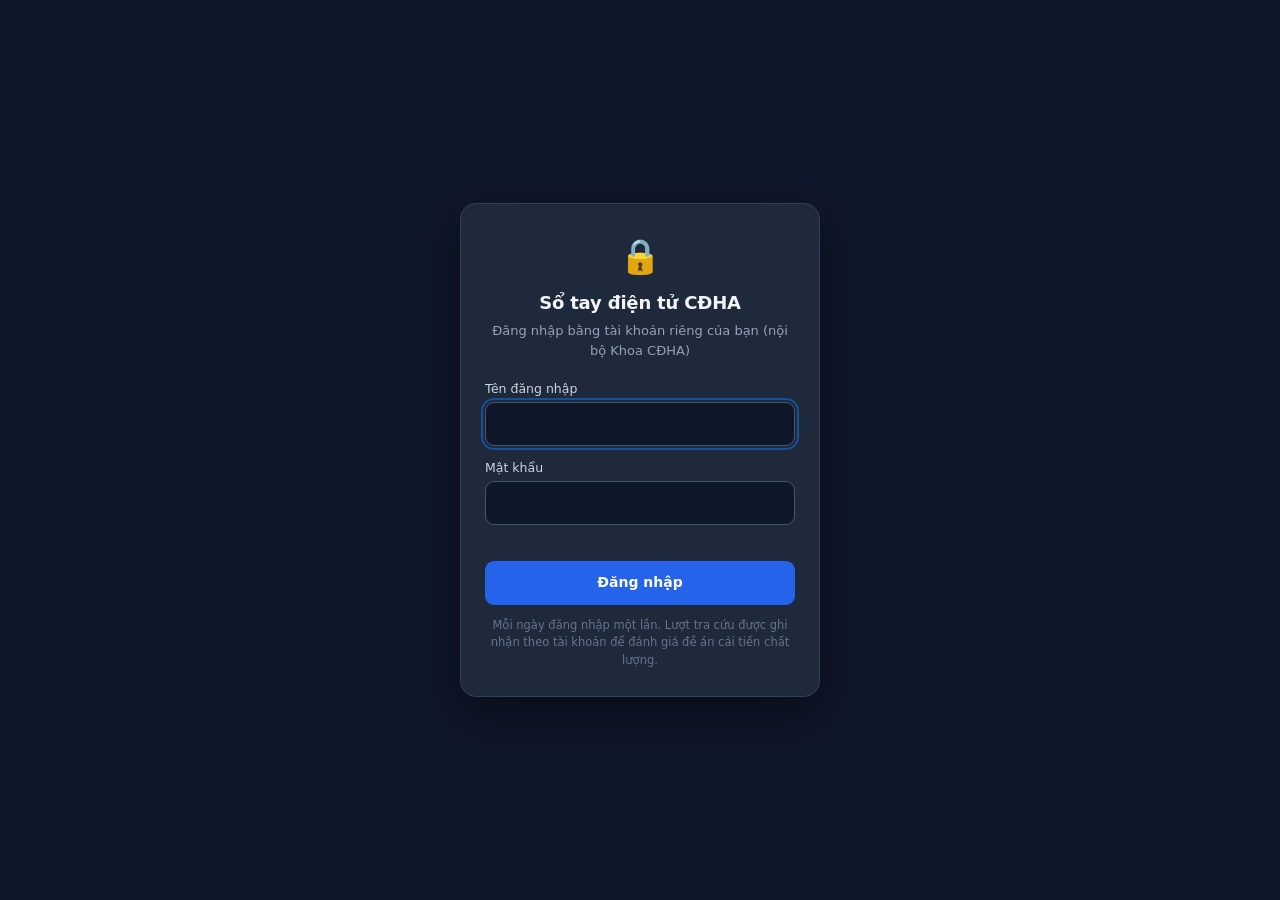
<file: index.html>
<!DOCTYPE html>
<html lang="vi">
<head>
  <meta charset="UTF-8">
  <meta name="viewport" content="width=device-width, initial-scale=1.0">
  <meta name="robots" content="noindex, nofollow">
  <script src="assets/gate.js"></script>
  <title>Sổ tay điện tử CĐHA</title>
  <meta name="description" content="Sổ tay tra cứu điện tử khoa Chẩn đoán hình ảnh – Bệnh viện Hùng Vương Gia Lai.">
  <!-- Màn hình chính mở thẳng GIAO DIỆN MỚI (app). Bản v1.0 ở trang-v1.html -->
  <meta http-equiv="refresh" content="0; url=app.html">
  <link rel="canonical" href="app.html">
  <link rel="stylesheet" href="assets/style.css?v=20261116">
  <script>location.replace("app.html");</script>
  <style>
    body{display:flex;min-height:100vh;align-items:center;justify-content:center;margin:0;
         font-family:system-ui,"Segoe UI",Arial,sans-serif;background:var(--bg,#eef2f6);color:var(--text,#1b2430)}
    .redir{text-align:center;padding:24px}
    .redir img{height:52px;margin-bottom:12px}
    .redir b{display:block;font-size:18px;color:var(--brand-ink,#15509c)}
    .redir span{display:block;color:var(--text-soft,#5b6675);font-size:14px;margin-top:4px}
    .redir a{display:inline-block;margin-top:16px;padding:11px 20px;border-radius:10px;
             background:linear-gradient(90deg,#2ba9e0,#15509c);color:#fff;text-decoration:none;font-weight:700}
  </style>
</head>
<body>
  <div class="redir">
    <img src="assets/logo-hvgl.png" alt="BV Hùng Vương Gia Lai">
    <b>Sổ tay điện tử CĐHA</b>
    <span>Đang mở giao diện chính…</span>
    <a href="app.html">Mở ngay →</a>
    <p style="margin-top:14px;font-size:12.5px"><a href="trang-v1.html" style="background:none;color:#5b6675;padding:0;font-weight:400">Dùng bản v1.0 (tìm kiếm nhanh)</a></p>
  </div>
</body>
</html>
</file>
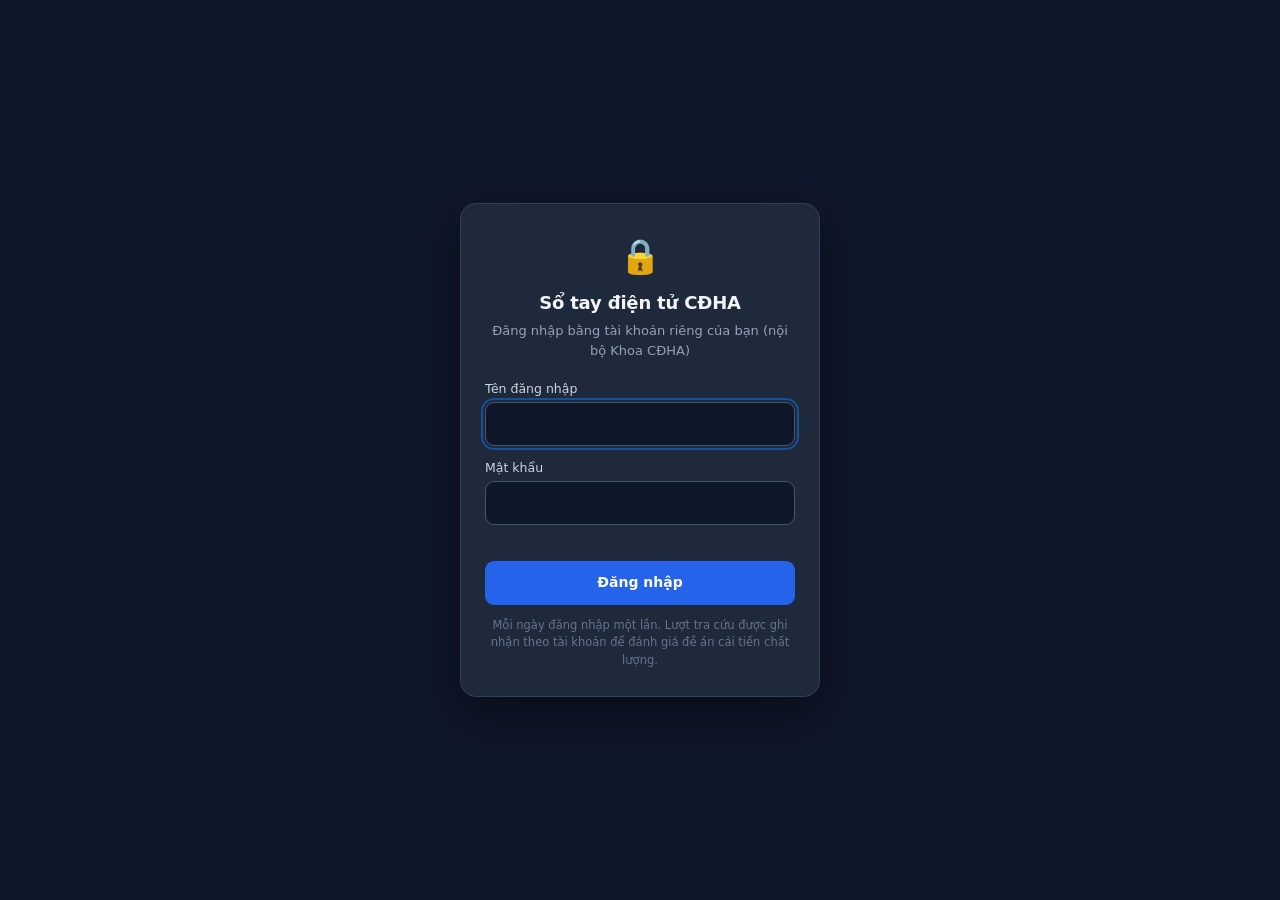
<file: app.html>
<!DOCTYPE html>
<html lang="vi">
<head>
<meta charset="UTF-8">
<meta name="viewport" content="width=device-width, initial-scale=1.0">
  <meta name="robots" content="noindex, nofollow">
<script src="assets/gate.js"></script>
<script src="assets/log.js"></script>
<title>Sổ tay điện tử CĐHA</title>
<link rel="stylesheet" href="assets/style.css?v=20261116">
<style>
  /* ===== THANH ỨNG DỤNG (dùng chung mọi màn hình) ===== */
  .appbar { position: sticky; top: 0; z-index: 30; background: var(--surface);
            border-bottom: 1px solid var(--line); }
  .appbar .inner { max-width: 1320px; margin: 0 auto; display: flex; align-items: center;
                   gap: 14px; padding: 10px 16px; flex-wrap: wrap; }
  .appbar .brand { display: flex; align-items: center; gap: 10px; }
  .appbar .brand img { height: 36px; }
  :root[data-theme="dark"] .appbar .brand img { background:#fff; padding:3px 6px; border-radius:7px; }
  .appbar .brand b { font-size: 16px; font-weight: 800; color: var(--brand-ink); letter-spacing: -.01em; }
  .navpills { display: flex; gap: 6px; flex-wrap: wrap; }
  .navpill { display: inline-flex; align-items: center; gap: 7px; height: 38px; padding: 0 14px;
             border: 1px solid var(--line); border-radius: 999px; background: var(--surface);
             color: var(--text-soft); font-size: 13.5px; font-weight: 600; cursor: pointer; }
  .navpill:hover { border-color: var(--brand); color: var(--text); }
  .navpill.active { background: var(--brand-solid); border-color: var(--brand); color: #fff; }
  .navpill .cnt { font-weight: 600; opacity: .8; font-size: 12.5px; }
  .navpill .dot { width: 8px; height: 8px; border-radius: 2px; transform: rotate(45deg); flex: none; }
  .barsp { flex: 1 1 60px; }
  .barsearch { position: relative; flex: 1 1 240px; max-width: 420px; display: flex; align-items: center; }
  .barsearch svg { position: absolute; left: 13px; color: var(--text-soft); }
  .barsearch input { width: 100%; height: 38px; padding: 0 14px 0 38px; border: 1px solid var(--line);
                     border-radius: 999px; background: var(--surface-2); color: var(--text); font: inherit; font-size: 13.5px; }
  .barsearch input:focus { outline: none; border-color: var(--brand); background: var(--surface); box-shadow: 0 0 0 3px var(--brand-wash); }
  .btn-emg { display: inline-flex; align-items: center; gap: 7px; height: 38px; padding: 0 14px;
             border-radius: 999px; border: 1px solid rgba(216,31,38,.45); background: rgba(216,31,38,.10);
             color: var(--danger); font-size: 13.5px; font-weight: 700; cursor: pointer; }
  .btn-emg:hover { background: var(--danger); color: #fff; border-color: var(--danger); }
  .theme { width: 40px; height: 40px; border-radius: 999px; border: 1px solid var(--line);
           background: var(--surface-2); color: var(--text); font-size: 17px; cursor: pointer; flex: none; }

  .wrap { max-width: 1320px; margin: 20px auto 40px; padding: 0 16px; }

  /* ===== MÀN HÌNH CHÍNH (dashboard) ===== */
  .home-head { display: flex; align-items: flex-end; justify-content: space-between; gap: 14px; flex-wrap: wrap; margin-bottom: 18px; }
  .home-head h1 { margin: 0; font-size: 28px; font-weight: 800; letter-spacing: -.02em; color: var(--text); }
  .home-head p { margin: 2px 0 0; color: var(--text-soft); font-size: 13.5px; }
  .home-status { display: flex; gap: 8px; flex-wrap: wrap; }
  .pillstat { display: inline-flex; align-items: center; gap: 7px; padding: 6px 12px; border-radius: 999px;
              border: 1px solid var(--line); background: var(--surface); color: var(--text-soft); font-size: 12.5px; font-weight: 600; }
  .pillstat .d { width: 7px; height: 7px; border-radius: 999px; background: var(--ok); }

  .modgrid { display: grid; grid-template-columns: repeat(4, minmax(0,1fr)); gap: 14px; }
  .modcard { display: flex; flex-direction: column; gap: 12px; padding: 18px; min-height: 196px;
             border: 1px solid var(--line); border-radius: var(--radius); background: var(--surface);
             box-shadow: var(--shadow-sm); cursor: pointer; text-align: left; color: var(--text); }
  .modcard:hover { border-color: var(--brand); }
  .modcard .ic { width: 44px; height: 44px; border-radius: 12px; display: grid; place-items: center; }
  .modcard .num { font-size: 30px; font-weight: 800; line-height: 1; letter-spacing: -.02em; color: var(--text); font-variant-numeric: tabular-nums; }
  .modcard .ti { font-size: 18px; font-weight: 700; margin: 0; color: var(--text); }
  .modcard .sub { font-size: 12.5px; color: var(--text-soft); margin: 0; }
  .modcard .links { margin-top: auto; display: flex; flex-direction: column; gap: 6px; }
  .modcard .links span { display: flex; justify-content: space-between; align-items: center; gap: 8px;
                         padding: 7px 10px; border-radius: 8px; background: var(--surface-2); color: var(--text-soft); font-size: 12.5px; }
  .modcard.emg { border-color: rgba(216,31,38,.4); }

  .homerow { display: grid; grid-template-columns: minmax(0,1.3fr) minmax(0,1fr); gap: 14px; margin-top: 14px; align-items: start; }
  .panelbox { border: 1px solid var(--line); border-radius: var(--radius); background: var(--surface); box-shadow: var(--shadow-sm); overflow: hidden; }
  .panelbox > h3 { margin: 0; padding: 12px 16px; font-size: 13px; font-weight: 700; color: var(--brand-ink);
                   border-bottom: 1px solid var(--line); display: flex; align-items: center; gap: 8px; }
  .panelbox > h3::before { content:""; width:8px; height:8px; background:var(--brand); transform:rotate(45deg); border-radius:2px; flex:none; }
  .quicklinks { display: flex; flex-wrap: wrap; gap: 8px; padding: 14px 16px; }
  .quicklinks button { padding: 7px 12px; border-radius: 999px; border: 1px solid var(--line);
                       background: var(--surface-2); color: var(--text-soft); font: inherit; font-size: 13px; font-weight: 600; cursor: pointer; }
  .quicklinks button:hover { border-color: var(--brand); color: var(--text); }
  .qc { padding: 14px 16px; display: flex; flex-direction: column; gap: 10px; }
  .qc-row { display: flex; gap: 8px; align-items: flex-end; flex-wrap: wrap; }
  .qc-f { display: flex; flex-direction: column; gap: 4px; flex: 1 1 96px; }
  .qc-f label { font-size: 12px; color: var(--text-soft); }
  .qc-f input, .qc-f select { height: 40px; border: 1px solid var(--line); border-radius: 8px;
                              background: var(--surface-2); color: var(--text); padding: 0 10px; font: inherit; font-size: 14px; }
  .qc-out { display: flex; align-items: baseline; gap: 8px; padding: 10px 12px; border-radius: 8px; background: var(--surface-2); }
  .qc-out b { font-size: 24px; font-weight: 800; color: var(--brand); font-variant-numeric: tabular-nums; }
  .qc-note { font-size: 12px; color: var(--text-soft); margin: 0; }
  .qc a { font-size: 13px; font-weight: 600; color: var(--brand); cursor: pointer; }

  /* ===== KHUNG NỘI DUNG PHÂN HỆ (giữ như cũ, dùng lại renderer) ===== */
  .content { background: var(--surface); border: 1px solid var(--line); border-radius: var(--radius);
             box-shadow: var(--shadow-sm); overflow: hidden; }
  .subtabs { display: flex; gap: 6px; padding: 10px 12px; flex-wrap: wrap;
             border-bottom: 1px solid var(--line); background: var(--surface-2); }
  .subtab { border: 1px solid var(--line); background: var(--surface); color: var(--text-soft);
            padding: 8px 15px; border-radius: 999px; font-size: 13.5px; font-weight: 600; cursor: pointer; }
  .subtab:hover { border-color: var(--brand); color: var(--text); }
  .subtab.active { background: var(--brand-solid); color: #fff; border-color: var(--brand); }
  .panel { padding: 18px; min-height: 360px; }
  .panel > h2 { margin: 0 0 4px; font-size: 20px; font-weight: 800; color: var(--text); }
  .panel .desc { color: var(--text-soft); font-size: 14px; margin: 0 0 16px; }
  .stub { border: 1px dashed var(--line); border-radius: var(--radius-sm); background: var(--surface-2);
          padding: 22px; color: var(--text-soft); }
  .stub b { color: var(--brand-ink); }
  .stub ul { margin: 10px 0 0; padding-left: 20px; } .stub li { margin-bottom: 5px; font-size: 14px; }

  /* kết quả tìm kiếm trên thanh app */
  .qres { position: absolute; top: 44px; left: 0; right: 0; z-index: 40; max-height: 60vh; overflow-y: auto;
          background: var(--surface); border: 1px solid var(--line); border-radius: 12px; box-shadow: 0 12px 30px rgba(15,23,43,.18); padding: 6px; }
  .qres button { display: flex; align-items: center; gap: 10px; width: 100%; min-height: 44px; padding: 8px 10px; border: none; border-radius: 8px;
                 background: none; color: var(--text); font: inherit; font-size: 14px; text-align: left; cursor: pointer; }
  .qres button:hover, .qres button.sel { background: var(--surface-2); }
  .qres .qm { flex: none; font-size: 11.5px; font-weight: 700; color: #fff; border-radius: 999px; padding: 2px 8px; }
  .qres .qnone { padding: 12px; font-size: 13.5px; color: var(--text-soft); }
  .pinbox { padding: 0 16px 14px; } .pinbox > b { display: block; font-size: 13px; color: var(--brand-ink); margin-bottom: -4px; }
  .pinbox .quicklinks { padding: 10px 0 0; }
  .pinhint { margin: 0; padding: 0 16px 14px; font-size: 12.5px; color: var(--text-soft); }
  /* ảnh phóng to (nhận từ khung protocol) */
  .lbx { position: fixed; top: 0; right: 0; bottom: 0; left: 0; z-index: 100; background: rgba(0,0,0,.9);
         display: flex; align-items: center; justify-content: center; padding: 20px; }
  .lbx[hidden] { display: none; }
  .lbx img { max-width: 100%; max-height: 100%; border-radius: 8px; background: #fff; }
  .lbx button { position: absolute; top: 14px; right: 16px; width: 48px; height: 48px; border-radius: 50%; border: none;
                background: rgba(255,255,255,.18); color: #fff; font-size: 22px; cursor: pointer; }

  @media (max-width: 900px) { .modgrid { grid-template-columns: 1fr 1fr; } .homerow { grid-template-columns: 1fr; } }
  @media (max-width: 560px) {
    .modgrid { grid-template-columns: 1fr; } .appbar .brand b { font-size: 15px; }
    /* điện thoại: thanh app không dính (đỡ chiếm ~30% màn hình), Khẩn cấp lên hàng đầu, ô nhập 16px (iOS không tự zoom) */
    .appbar { position: static; }
    .appbar .inner { gap: 8px; padding: 8px 12px; }
    .appbar .brand { order: 1; } .btn-emg { order: 2; margin-left: auto; } .theme { order: 3; }
    .barsearch { order: 4; flex: 1 1 100%; max-width: none; } .navpills { order: 5; } .barsp { display: none; }
    .navpill, .btn-emg, .subtab, .quicklinks button { min-height: 44px; }
    .navpill .cnt { display: none; }
    .appbar .brand img { height: 30px; }
  }
  @media (max-width: 430px) {
    .appbar .brand b { display: none; }  /* chừa chỗ cho Khẩn cấp + nút sáng/tối trên cùng một hàng */
    .navpill { padding: 0 11px; }
    .barsearch input, .qc input, .qc select, .field input, .field select { font-size: 16px; }
  }
</style>
</head>
<body>
  <div class="topstrip" style="height:3px;background:var(--brand)"></div>
  <header class="appbar">
    <div class="inner">
      <button class="brand" id="brandBtn" title="Về trang chủ" style="border:none;background:none;cursor:pointer;padding:0">
        <img src="assets/logo-hvgl.png" alt="BV Hùng Vương Gia Lai"><b>Sổ tay CĐHA</b>
      </button>
      <nav class="navpills" id="navpills" aria-label="Phân hệ"></nav>
      <div class="barsp"></div>
      <form class="barsearch" id="barsearch" role="search" onsubmit="return false">
        <svg width="16" height="16" viewBox="0 0 24 24" fill="none" stroke="currentColor" stroke-width="2" stroke-linecap="round" stroke-linejoin="round"><circle cx="11" cy="11" r="7"/><path d="m20 20-3.5-3.5"/></svg>
        <input id="q" type="search" placeholder="Tìm nhanh: bàn tay thẳng, CT sọ não…" aria-label="Tìm quy trình" autocomplete="off" aria-controls="qres">
        <div class="qres" id="qres" role="listbox" hidden></div>
      </form>
      <button class="btn-emg" id="emgBtn">
        <svg width="15" height="15" viewBox="0 0 24 24" fill="none" stroke="currentColor" stroke-width="2.4" stroke-linecap="round" stroke-linejoin="round"><path d="M12 3 2 21h20z"/><path d="M12 10v5M12 18h.01"/></svg> Khẩn cấp
      </button>
      <button class="theme" id="themeBtn" title="Nền sáng/tối">🌙</button>
    </div>
  </header>

  <div class="wrap">
    <section id="home" class="home"></section>
    <main id="sectionview" class="content" hidden>
      <nav class="subtabs" id="subtabs"></nav>
      <section class="panel" id="panel"></section>
    </main>
  </div>

  <div class="lbx" id="lbx" role="dialog" aria-modal="true" aria-label="Ảnh phóng to" hidden><button id="lbxClose" aria-label="Đóng ảnh">✕</button><img id="lbxImg" alt=""></div>

  <footer id="appfoot" style="max-width:1200px;margin:10px auto 20px;padding:11px 16px;display:flex;flex-wrap:wrap;align-items:center;gap:10px;font-size:13px;color:var(--text-soft,#667);border-top:1px solid var(--line,#e5e7eb)">
    <span id="statWrap" hidden style="display:flex;flex-wrap:wrap;gap:8px;align-items:center">
      <span style="display:inline-flex;align-items:center;gap:5px;padding:4px 11px;border:1px solid var(--line,#e5e7eb);border-radius:999px;background:var(--surface,#fff)">👁️ Lượt truy cập: <b id="visitTotal" style="color:var(--text,#111)">…</b></span>
      <span style="display:inline-flex;align-items:center;gap:5px;padding:4px 11px;border:1px solid var(--line,#e5e7eb);border-radius:999px;background:var(--surface,#fff)">📅 Hôm nay: <b id="visitToday" style="color:var(--text,#111)">…</b></span>
    </span>
    <span id="userWrap" hidden style="display:inline-flex;align-items:center;gap:5px;padding:4px 11px;border:1px solid var(--line,#e5e7eb);border-radius:999px;background:var(--surface,#fff)">👤 <b id="userName" style="color:var(--text,#111)"></b> · <a href="#" id="logoutBtn" style="color:var(--brand,#1d4ed8);text-decoration:none">Đổi người dùng</a></span>
    <span style="flex:1 1 auto"></span>
    <a id="gopyBtn" href="#" target="_blank" rel="noopener" hidden style="display:inline-flex;align-items:center;gap:6px;padding:7px 16px;border-radius:999px;background:var(--brand,#1d4ed8);color:#fff;text-decoration:none;font-weight:600">💬 Góp ý</a>
  </footer>

  <script src="data/quy-trinh.js"></script>
  <script src="data/cong-cu.js"></script>
  <script>
  (function () {
    "use strict";
    var QT = (window.SOTAY_QUYTRINH || []).filter(function (x) { return !x.an; }); // bỏ mục đánh dấu an:true (chưa duyệt)
    var CONGCU = window.SOTAY_CONGCU || {};
    function countMod(m) { return QT.filter(function (x) { return x.modality === m; }).length; }
    function el(tag, cls, html) { var e = document.createElement(tag); if (cls) e.className = cls; if (html != null) e.innerHTML = html; return e; }
    function esc(x){ return (x||"").toString().replace(/&/g,"&amp;").replace(/</g,"&lt;").replace(/>/g,"&gt;").replace(/"/g,"&quot;"); }

    var SECTIONS = [
      { id:1, ten:"Công cụ khẩn cấp", en:"Emergency Toolkit", badge:"3", color:"var(--danger)",
        subs:["Sốc phản vệ","Ngưng tuần hoàn (CPR)","Thoát mạch thuốc cản quang"] },
      { id:2, ten:"Quy trình X-quang", en:"X-Ray Protocol", badge:String(countMod("X-quang")), color:"var(--xq)",
        subs:["Chọn theo vùng cơ thể","Thông số & An toàn"] },
      { id:3, ten:"Quy trình CT", en:"CT Protocol", badge:String(countMod("CT")), color:"var(--ct)",
        subs:["Không tiêm","Có tiêm","Máy tính liều & eGFR","Thông số & An toàn"] },
      { id:4, ten:"Quy trình MRI", en:"MRI Protocol", badge:String(countMod("MRI")), color:"var(--mri)",
        subs:["Theo vùng giải phẫu","Thông số & An toàn"] },
      { id:5, ten:"Ca lâm sàng tham khảo", en:"Clinical Cases", badge:"", color:"var(--text-soft)",
        subs:["Danh sách ca"] }
    ];
    function sec(id){ return SECTIONS.filter(function(x){return x.id===id;})[0]; }

    // biểu tượng SVG (không dùng emoji để tránh lỗi font/ô vuông)
    var SVG = {
      1:'<path d="M12 3 2 21h20z"/><path d="M12 10v5M12 18h.01"/>',
      2:'<path d="M7 3h10v18H7z"/><path d="M12 7v10M9 10h6M9 14h6"/>',
      3:'<circle cx="12" cy="12" r="9"/><circle cx="12" cy="12" r="4"/><path d="M12 3v2M12 19v2M3 12h2M19 12h2"/>',
      4:'<path d="M4 12a8 8 0 0 1 16 0v6H4z"/><path d="M8 18v-6a4 4 0 0 1 8 0v6"/>',
      5:'<rect x="6" y="4" width="12" height="17" rx="2"/><path d="M9 4h6v3H9zM9 11h6M9 15h4"/>'
    };
    function icon(id, color){
      return '<span class="ic" style="background:var(--surface-2);background:color-mix(in srgb,'+color+' 14%,transparent);color:'+color+'">' +
        '<svg width="22" height="22" viewBox="0 0 24 24" fill="none" stroke="currentColor" stroke-width="2" stroke-linecap="round" stroke-linejoin="round">'+SVG[id]+'</svg></span>';
    }

    var navpillsBox = document.getElementById("navpills");
    var homeBox = document.getElementById("home");
    var sectionView = document.getElementById("sectionview");
    var subtabsBox = document.getElementById("subtabs");
    var panel = document.getElementById("panel");
    var curSec = null, curSub = 0;

    // thanh nav pill: Trang chủ + X-quang + CT + MRI (Khẩn cấp là nút đỏ riêng)
    var NAV = [ {label:"Trang chủ", home:true}, {sid:2,label:"X-quang"}, {sid:3,label:"CT"}, {sid:4,label:"MRI"} ];
    NAV.forEach(function (n) {
      var inner = n.home ? "Trang chủ"
        : '<span class="dot" style="background:'+sec(n.sid).color+'"></span>' + n.label +
          (sec(n.sid).badge ? ' <span class="cnt">'+sec(n.sid).badge+'</span>' : '');
      var b = el("button", "navpill", inner);
      b.setAttribute("data-nav", n.home ? "home" : String(n.sid));
      b.onclick = function () { n.home ? showHome() : selectSection(n.sid, 0); };
      navpillsBox.appendChild(b);
    });
    function setActiveNav(key){
      Array.prototype.forEach.call(navpillsBox.querySelectorAll(".navpill"), function (c) {
        c.classList.toggle("active", c.getAttribute("data-nav") === String(key));
      });
    }

    document.getElementById("brandBtn").onclick = showHome;
    document.getElementById("emgBtn").onclick = function(){ selectSection(1,0); };
    // ============ TÌM KIẾM NGAY TRÊN THANH (gộp X-quang + CT + MRI, không dấu) ============
    function boDau(s){ return (s||"").toString().toLowerCase().normalize("NFD").replace(/[̀-ͯ]/g,"").replace(/đ/g,"d"); }
    QT.forEach(function(it){ it._blob = boDau([it.ten, it.nhom, it.modality, (it.tuKhoa||[]).join(" ")].join(" ")); });
    var MOD_SID = { "X-quang":2, "CT":3, "MRI":4 };
    // Mở thẳng 1 kỹ thuật trong khung protocol (chon-protocol tự suy vùng/phân hệ từ ?item=)
    function openItem(id){
      var it = QT.filter(function(x){ return x.id === id; })[0]; if (!it) return;
      var sid = MOD_SID[it.modality] || 2;
      selectSection(sid, 0);
      panel.innerHTML = "";
      iframePane("chon-protocol.html?embed=1&item=" + encodeURIComponent(id), it.ten);
      try { history.replaceState(null, "", "#" + sid + "?item=" + encodeURIComponent(id)); } catch (e) {}
    }
    var qIn = document.getElementById("q"), qBox = document.getElementById("qres"), qSel = -1;
    function searchRun(){
      var v = boDau(qIn.value.trim()); qSel = -1;
      if (v.length < 2) { qBox.hidden = true; qBox.innerHTML = ""; return; }
      var words = v.split(/\s+/);
      var hits = QT.filter(function(it){ return words.every(function(w){ return it._blob.indexOf(w) >= 0; }); })
        .sort(function(a,b){ return (boDau(a.ten).indexOf(words[0]) < 0) - (boDau(b.ten).indexOf(words[0]) < 0); })
        .slice(0, 12);
      qBox.innerHTML = hits.length
        ? hits.map(function(it){ return '<button type="button" role="option" data-id="'+esc(it.id)+'"><span class="qm" style="background:var(--'+({"CT":"ct","MRI":"mri"}[it.modality]||"xq")+')">'+esc(it.modality)+'</span><span class="qt">'+esc(it.ten)+'</span></button>'; }).join("")
        : '<div class="qnone">Không tìm thấy — thử từ khác (vd: "goi", "so nao", "nguc").</div>';
      qBox.hidden = false;
    }
    function qPick(id){ qBox.hidden = true; qIn.value = ""; qIn.blur(); openItem(id); }
    qIn.addEventListener("input", searchRun);
    qIn.addEventListener("focus", searchRun);
    qIn.addEventListener("keydown", function(e){
      var bs = qBox.querySelectorAll("button");
      if (e.key === "ArrowDown" || e.key === "ArrowUp") {
        if (!bs.length) return; e.preventDefault();
        qSel = (qSel + (e.key === "ArrowDown" ? 1 : -1) + bs.length) % bs.length;
        Array.prototype.forEach.call(bs, function(b,i){ b.classList.toggle("sel", i === qSel); });
      } else if (e.key === "Escape") { qBox.hidden = true; }
    });
    qBox.addEventListener("mousedown", function(e){ var b = e.target.closest("button[data-id]"); if (b) { e.preventDefault(); qPick(b.getAttribute("data-id")); } });
    qIn.addEventListener("blur", function(){ setTimeout(function(){ qBox.hidden = true; }, 150); });
    document.getElementById("barsearch").onsubmit = function(){
      var bs = qBox.querySelectorAll("button[data-id]");
      var b = bs[qSel >= 0 ? qSel : 0]; if (b) qPick(b.getAttribute("data-id"));
      return false;
    };

    // ============ MÀN HÌNH CHÍNH ============
    function showHome(){
      curSec = null;
      sectionView.hidden = true; homeBox.hidden = false;
      setActiveNav("home");
      buildHome();
      try { history.replaceState(null, "", location.pathname + location.search); } catch (e) {} // không dùng "#home" (trùng id="home" → trình duyệt tự cuộn mất thanh app)
      window.scrollTo(0,0);
    }
    // Mục "Đã ghim" (nút Ghim trong trang chi tiết lưu vào localStorage "sotay-pins" trên máy này)
    function pinsHtml(){
      var pins = {}; try { pins = JSON.parse(localStorage.getItem("sotay-pins") || "{}"); } catch (e) {}
      var list = QT.filter(function(x){ return pins[x.id]; });
      if (!list.length) return '<p class="pinhint">Mẹo: bấm <b>Ghim</b> ở một kỹ thuật hay dùng — nó sẽ hiện ở đây để mở nhanh trên máy này.</p>';
      return '<div class="pinbox"><b>Đã ghim trên máy này</b><div class="quicklinks">' +
        list.map(function(x){ return '<button data-item="'+esc(x.id)+'">'+esc(x.ten)+'</button>'; }).join("") + '</div></div>';
    }
    function buildHome(){
      var cards = [2,3,4,1].map(function(id){
        var s = sec(id);
        var subhtml = s.subs.slice(0,2).map(function(x){ return '<span>'+esc(x)+'</span>'; }).join("");
        return '<button class="modcard'+(id===1?' emg':'')+'" data-go="'+id+'">' +
          '<div style="display:flex;align-items:center;justify-content:space-between">'+icon(id,s.color)+
          (s.badge?'<span class="num">'+s.badge+'</span>':'')+'</div>' +
          '<div><p class="ti">'+esc(s.ten)+'</p><p class="sub">'+esc(s.en)+'</p></div>' +
          '<div class="links">'+subhtml+'</div></button>';
      }).join("");

      var ls = (CONGCU.lieuCanQuang && CONGCU.lieuCanQuang.loaiKhaoSat) || [{ten:"Thường quy",mlKgMin:1.5,mlKgMax:2.0}];
      var opts = ls.map(function(x,i){ return '<option value="'+i+'">'+esc(x.ten)+'</option>'; }).join("");

      homeBox.innerHTML =
        '<div class="home-head"><div>' +
          '<h1>Bạn cần chụp gì hôm nay?</h1>' +
          '<p>Khoa Chẩn đoán hình ảnh · Bệnh viện Hùng Vương Gia Lai</p></div>' +
          '<div class="home-status">' +
            '<span class="pillstat"><span class="d"></span>' + QT.length + ' quy trình · cập nhật 08/11/2026</span>' +
            '<span class="pillstat"><span class="d"></span>Bản 1.1 · dùng nội bộ Khoa CĐHA</span>' +
          '</div></div>' +
        '<div class="modgrid">'+cards+'</div>' +
        '<div class="homerow">' +
          '<div class="panelbox"><h3>Tra cứu nhanh</h3><div class="quicklinks">' +
            '<button data-item="xq-long-nguc-thang">Phổi thẳng</button>' +
            '<button data-item="xq-cotsong-tl-thang">Cột sống thắt lưng</button>' +
            '<button data-item="xq-bantay-thang">Bàn tay thẳng</button>' +
            '<button data-item="xq-khungchau-truocsau">Khung chậu thẳng</button>' +
            '<button data-item="ct-so-nao-khong-tiem">CT sọ não</button>' +
            '<button data-item="mri-khop-goi">MRI gối</button>' +
          '</div>' + pinsHtml() + '</div>' +
          '<div class="panelbox"><h3>Tính nhanh liều cản quang</h3><div class="qc">' +
            '<div class="qc-row">' +
              '<div class="qc-f"><label for="h_cn">Cân nặng (kg)</label><input id="h_cn" type="number" value="60" min="3" max="200"></div>' +
              '<div class="qc-f"><label for="h_loai">Loại khảo sát</label><select id="h_loai">'+opts+'</select></div>' +
            '</div>' +
            '<div class="qc-out"><span style="font-size:12.5px;color:var(--text-soft)">Thể tích gợi ý</span><b id="h_vol">—</b><span style="font-size:13px;color:var(--text-soft)">ml</span></div>' +
            '<p class="qc-note">Liều ml/kg theo Quy trình CLVT của khoa. Luôn đối chiếu eGFR và tiền sử dị ứng trước tiêm.</p>' +
            '<a id="h_full">Mở công cụ đầy đủ (liều &amp; eGFR) →</a>' +
          '</div></div>' +
        '</div>';

      Array.prototype.forEach.call(homeBox.querySelectorAll("[data-go]"), function(b){
        b.onclick = function(){ selectSection(parseInt(b.getAttribute("data-go"),10), 0); };
      });
      Array.prototype.forEach.call(homeBox.querySelectorAll("[data-item]"), function(b){
        b.onclick = function(){ openItem(b.getAttribute("data-item")); };
      });
      document.getElementById("h_full").onclick = function(){ selectSection(3,2); };
      function qc(){
        var w = parseFloat((document.getElementById("h_cn")||{}).value)||0;
        var i = parseInt((document.getElementById("h_loai")||{}).value,10)||0;
        var L = ls[i]||ls[0], out = document.getElementById("h_vol"), note = document.querySelector(".qc-note");
        var VOL_MAX = (CONGCU.lieuCanQuang||{}).tranTheTich || 150, KG_NHI = (CONGCU.lieuCanQuang||{}).canNangNhi || 15;
        if (!w) { out.textContent = "—"; return; }
        if (w < KG_NHI) { out.textContent = "Nhi"; if (note) note.textContent = "⚠ Trẻ < " + KG_NHI + " kg: liều nhi theo bác sĩ, không áp mức người lớn."; return; }
        var lo = Math.min(Math.round(w*L.mlKgMin), VOL_MAX), hi = Math.min(Math.round(w*L.mlKgMax), VOL_MAX);
        out.textContent = lo + "–" + hi;
        if (note) note.textContent = (Math.round(w*L.mlKgMax) > VOL_MAX ? "⚠ Đã giới hạn ở trần " + VOL_MAX + " mL. " : "") + "Liều ml/kg theo Quy trình CLVT của khoa. Luôn đối chiếu eGFR và tiền sử dị ứng trước tiêm.";
      }
      ["h_cn","h_loai"].forEach(function(id){ var e=document.getElementById(id); if(e){ e.addEventListener("input",qc); e.addEventListener("change",qc);} });
      qc();
    }

    // ============ PHÂN HỆ ============
    function selectSection(id, sub) {
      var s = sec(id); if (!s) return;
      curSec = s; curSub = sub || 0;
      homeBox.hidden = true; sectionView.hidden = false;
      setActiveNav(id);
      subtabsBox.innerHTML = "";
      s.subs.forEach(function (name, i) {
        var t = el("button", "subtab" + (i === curSub ? " active" : ""), esc(name));
        t.onclick = function () { selectSection(id, i); };
        subtabsBox.appendChild(t);
      });
      renderPanel(s, curSub);
      // nhật ký: tab/công cụ (các kỹ thuật cụ thể được ghi trong chon-protocol.html)
      if (window.SOTAY_LOG) SOTAY_LOG("tab", "tab-" + id + "-" + curSub, s.ten + " › " + s.subs[curSub], s.ten);
      try { history.replaceState(null, "", "#" + id + (curSub ? "/" + curSub : "")); } catch (e) {}
      window.scrollTo(0,0);
    }

    var PLAN = {
      5: { 0:["Ngân hàng ca lâm sàng tham khảo (dấu hiệu bệnh lý XQ/CT/MRI). Ảnh ca thật bảo vệ bằng mật khẩu ở bản công khai."] }
    };

    function liList(items){ return "<ul>" + (items||[]).map(function(x){return "<li>"+esc(x)+"</li>";}).join("") + "</ul>"; }
    function noticeEl(text, ok){ return el("div","notice"+(ok?" ok":""), esc(text)); }
    function renderFlow(card, flow){
      (flow||[]).forEach(function(b,i){
        if(i>0) card.appendChild(el("div","flow-arrow","▼"));
        if(b.loai==="row"){
          if(b.tieuDe) card.appendChild(el("div","flow-rowtitle",esc(b.tieuDe)));
          var row=el("div","flow-row");
          (b.cot||[]).forEach(function(c){ row.appendChild(el("div","flow-col "+(c.mau||""),'<div class="flow-h">'+esc(c.muc)+"</div>"+liList(c.items))); });
          card.appendChild(row);
        } else {
          var cls="flow-box "+(b.loai==="nhan"?"emph ":"")+(b.loai==="dich"?"goal ":"")+(b.mau||"");
          card.appendChild(el("div",cls,'<div class="flow-h">'+esc(b.tieuDe)+"</div>"+(b.items&&b.items.length?liList(b.items):"")));
        }
      });
    }

    function renderPanel(s, sub) {
      panel.innerHTML = "";
      panel.appendChild(el("h2", null, esc(s.ten)));
      panel.appendChild(el("p","desc", esc(s.subs[sub])));

      if (s.id === 1) { renderEmergency(sub); return; }
      if (s.id === 2) { renderXquang(sub); return; }
      if (s.id === 3) { renderCT(sub); return; }
      if (s.id === 4) { renderMRI(sub); return; }

      var items = (PLAN[s.id] && PLAN[s.id][sub]) || ["(Nội dung sẽ được bổ sung.)"];
      panel.appendChild(el("div","stub", '<b>Mục này đang được bổ sung.</b>' + liList(items)));
    }

    function renderEmergency(sub) {
      var map = [CONGCU.phanVe, CONGCU.ngungTuanHoan, CONGCU.thoatMach];
      var titles = ["Phác đồ xử trí phản vệ", "Cấp cứu ngưng tuần hoàn (CPR)", "Xử trí thoát mạch thuốc cản quang"];
      var p = map[sub] || {};
      var card = el("div","tool-card");
      card.appendChild(el("h2", null, titles[sub]));
      if (p.nguon) card.appendChild(el("p","tool-desc", esc(p.nguon)));
      if (p.luuYDau) card.appendChild(noticeEl(p.luuYDau, false));
      if (p.flow) renderFlow(card, p.flow);
      else card.appendChild(el("p","desc","(Chưa có nội dung.)"));
      panel.appendChild(card);
    }

    // iframe tự co giãn theo nội dung (chon-protocol báo chiều cao qua postMessage) -> chỉ một mạch cuộn
    window.addEventListener("message", function (ev) {
      var d = ev && ev.data; if (!d) return;
      var f = panel.querySelector("iframe"); if (!f || ev.source !== f.contentWindow) return;
      if (typeof d.sotayH === "number") f.style.height = Math.max(480, Math.ceil(d.sotayH)) + "px";
      // iframe báo vị trí khung chi tiết → cửa sổ cha cuộn tới (điện thoại: danh sách nằm trên chi tiết)
      if (typeof d.sotayScroll === "number") {
        var top = f.getBoundingClientRect().top + window.pageYOffset + d.sotayScroll - 70;
        window.scrollTo({ top: Math.max(0, top), behavior: "smooth" });
      }
      // ảnh phóng to hiển thị ở cửa sổ cha (lightbox trong iframe tự giãn sẽ lệch khỏi màn hình)
      if (d.sotayLightbox) openLb(d.sotayLightbox, d.alt || "");
    });
    var lbx = document.getElementById("lbx"), lbxImg = document.getElementById("lbxImg"), lbxBtn = document.getElementById("lbxClose"), lbxFrom = null;
    function openLb(src, alt){ lbxFrom = document.activeElement; lbxImg.src = src; lbxImg.alt = alt; lbx.hidden = false; lbxBtn.focus(); }
    function closeLb(){ lbx.hidden = true; lbxImg.src = ""; if (lbxFrom && lbxFrom.focus) try { lbxFrom.focus(); } catch (e) {} }
    lbxBtn.onclick = closeLb;
    lbx.onclick = function(e){ if (e.target === lbx) closeLb(); };
    document.addEventListener("keydown", function(e){ if (e.key === "Escape" && !lbx.hidden) closeLb(); });
    function iframePane(src, title) {
      src = src + (src.indexOf("?") >= 0 ? "&" : "?") + "v=20261116";
      var wrap = el("div");
      wrap.innerHTML = '<iframe src="' + src + '" title="' + esc(title) + '" scrolling="no" ' +
        'style="display:block;width:100%;height:720px;border:1px solid var(--line);border-radius:10px;background:var(--bg)"></iframe>';
      panel.appendChild(wrap);
      var fr = wrap.querySelector("iframe");
      if (fr) fr.onload = function () { if (typeof pushTheme === "function") pushTheme(); };
    }
    function renderXquang(sub) {
      if (sub === 1) { iframePane("chon-protocol.html?embed=1&region=8&nopk=1", "Thông số & An toàn X-quang"); return; }
      iframePane("chon-protocol.html?embed=1&hideparams=1", "Chọn protocol X-quang");
    }
    function renderMRI(sub) {
      if (sub === 1) { iframePane("chon-protocol.html?embed=1&modality=MRI&onlyparams=1", "Thông số & An toàn MRI"); return; }
      iframePane("chon-protocol.html?embed=1&modality=MRI&hideparams=1", "Protocol MRI");
    }
    function renderCT(sub) {
      if (sub === 2) { renderLieuEGFR(); renderCCTA(); return; }
      if (sub === 3) { iframePane("chon-protocol.html?embed=1&modality=CT&contrast=all&region=7&nopk=1", "Thông số & An toàn CT"); return; }
      var contrast = (sub === 1) ? 1 : 0;
      iframePane("chon-protocol.html?embed=1&modality=CT&contrast=" + contrast, "Protocol CT");
    }
    function val(id){ var e=document.getElementById(id); return e?e.value:""; }
    function setTxt(id,t){ var e=document.getElementById(id); if(e) e.textContent=t; }
    function bindEl(id,fn){ var e=document.getElementById(id); if(e){ e.addEventListener("input",fn); e.addEventListener("change",fn); } }
    function renderLieuEGFR() {
      var d = CONGCU.lieuCanQuang || {};
      var ls = d.loaiKhaoSat || [{ten:"Thường quy", mlKgMin:1.5, mlKgMax:2.0, tocDo:"3–5 ml/s"}];
      var ng = d.nguongEGFR || { canTrong:45, chongChiDinh:30 };
      var card = el("div","tool-card");
      card.appendChild(el("h2", null, "Máy tính liều thuốc cản quang (theo cân nặng) & eGFR nhanh"));
      var form = el("div");
      form.innerHTML =
        field("Cân nặng (kg)", '<input id="d_cn" type="number" value="60" min="3" max="200">') +
        field("Loại khảo sát", '<select id="d_loai">' + ls.map(function(x,i){ return '<option value="'+i+'">'+esc(x.ten)+' ('+x.mlKgMin+'–'+x.mlKgMax+' ml/kg)</option>'; }).join('') + '</select>') +
        field("Nồng độ i-ốt (mgI/ml)", '<select id="d_nd">' + (d.nongDo||[350]).map(function(v){ return '<option'+(v===d.nongDoMacDinh?' selected':'')+'>'+v+'</option>'; }).join('') + '</select>');
      card.appendChild(form);
      card.appendChild(el("div","calc-result",
        '<div>Thể tích thuốc gợi ý: <span class="big" id="d_vol">—</span> ml</div>' +
        '<div>Tốc độ tiêm: <span id="d_rate">—</span></div>' +
        '<div class="calc-flag" id="d_flag" aria-live="polite"></div>'));
      card.appendChild(el("div","sec", '<h3>Tính nhanh eGFR (CKD-EPI 2021, creatinin)</h3>'));
      var ef = el("div");
      ef.innerHTML =
        field("Tuổi", '<input id="e_age" type="number" value="50" min="1" max="120">') +
        field("Giới (chỉ dùng cho công thức eGFR)", '<select id="e_sex"><option value="nu">Nữ</option><option value="nam">Nam</option></select>') +
        field("Creatinin", '<input id="e_scr" type="number" step="0.01" value="1.0"> <select id="e_unit" aria-label="Đơn vị creatinin"><option value="mgdl">mg/dL</option><option value="umol">µmol/L</option></select>');
      card.appendChild(ef);
      card.appendChild(el("div","calc-result", '<div>eGFR ước tính: <span class="big" id="e_val">—</span> ml/ph/1,73m² — <span id="e_flag"></span></div>'));
      if (d.luuY) card.appendChild(el("div","sec", '<h3>Lưu ý</h3>' + liList(d.luuY)));
      panel.appendChild(card);
      // Trần an toàn: người lớn thường không quá 150 mL / ≈ 45–50 gI một lần; trẻ < 15 kg dùng liều nhi theo bác sĩ.
      var VOL_MAX = d.tranTheTich || 150, KG_NHI = d.canNangNhi || 15;
      function doseCalc(){
        var w=parseFloat(val("d_cn"))||0, i=parseInt(val("d_loai"),10)||0, nd=parseFloat(val("d_nd"))||350;
        var L=ls[i]||ls[0], lo=Math.round(w*L.mlKgMin), hi=Math.round(w*L.mlKgMax), flag="";
        if (!w) { setTxt("d_vol","—"); setTxt("d_rate","—"); setTxt("d_flag",""); return; }
        if (w < KG_NHI) {
          flag = "⚠ Trẻ em < " + KG_NHI + " kg: KHÔNG áp mức người lớn — liều nhi (thường 1,5–2 mL/kg, tối đa theo bác sĩ) và tốc độ bơm theo kim/cân nặng.";
        } else if (hi > VOL_MAX) {
          hi = Math.min(hi, VOL_MAX); lo = Math.min(lo, VOL_MAX);
          flag = "⚠ Đã giới hạn ở trần " + VOL_MAX + " mL (≈ " + Math.round(VOL_MAX*nd/1000) + " gI). Vượt trần chỉ khi có chỉ định bác sĩ.";
        }
        setTxt("d_vol", lo + "–" + hi);
        setTxt("d_rate", L.tocDo||"—");
        setTxt("d_flag", flag);
      }
      function egfrCalc(){
        var age=parseFloat(val("e_age"))||0, sex=val("e_sex"), scr=parseFloat(val("e_scr"))||0, unit=val("e_unit");
        if(unit==="umol") scr=scr/88.42;
        if(!age||!scr){ setTxt("e_val","—"); setTxt("e_flag",""); return; }
        var k=(sex==="nu")?0.7:0.9, a=(sex==="nu")?-0.241:-0.302, sf=(sex==="nu")?1.012:1.0;
        var r=scr/k, e=Math.round(142*Math.pow(Math.min(r,1),a)*Math.pow(Math.max(r,1),-1.200)*Math.pow(0.9938,age)*sf);
        setTxt("e_val", e);
        setTxt("e_flag", (e<ng.chongChiDinh) ? ("Rất thấp (< "+ng.chongChiDinh+") — theo quy trình khoa")
          : (e<ng.canTrong) ? ("Cân nhắc (< "+ng.canTrong+")") : "Trong ngưỡng tham chiếu");
      }
      ["d_cn","d_loai","d_nd"].forEach(function(id){ bindEl(id,doseCalc); });
      ["e_age","e_sex","e_scr","e_unit"].forEach(function(id){ bindEl(id,egfrCalc); });
      doseCalc(); egfrCalc();
    }

    // nhãn gắn với ô nhập (for = id của ô đầu tiên) để trình đọc màn hình đọc đúng tên
    function field(label, inner) { var m = /id="([^"]+)"/.exec(inner); return '<div class="field"><label' + (m ? ' for="' + m[1] + '"' : '') + '>' + label + '</label>' + inner + '</div>'; }
    function renderCCTA() {
      var d = CONGCU.lieuCCTA || {};
      var cn = d.canNang || {}, idr = d.idr || {}, tg = d.thoiGian || {};
      var card = el("div", "tool-card");
      card.appendChild(el("h2", null, "Máy tính liều thuốc CCTA (ĐM vành)"));
      if (d.nguon) card.appendChild(el("p", "tool-desc", esc(d.nguon)));
      var form = el("div");
      form.innerHTML =
        field("Cân nặng (kg)", '<input id="c_cn" type="number" value="' + (cn.macDinh||70) + '" min="' + (cn.min||20) + '" max="' + (cn.max||150) + '">') +
        field("Hệ số thuốc IDR (gI/kg/s)", '<input id="c_idr" type="number" step="0.001" value="' + (idr.macDinh||0.021) + '" min="' + (idr.min||0.01) + '" max="' + (idr.max||0.03) + '">') +
        field("Nồng độ i-ốt (mgI/ml)", '<select id="c_nd">' + (d.nongDo||[350]).map(function (v) { return '<option' + (v===d.nongDoMacDinh?' selected':'') + '>' + v + '</option>'; }).join('') + '</select>') +
        field("Thời gian tiêm (giây)", '<input id="c_tg" type="number" value="' + (tg.macDinh||13) + '" min="' + (tg.min||10) + '" max="' + (tg.max||15) + '">');
      card.appendChild(form);
      card.appendChild(el("div", "calc-result",
        '<div>Tốc độ tiêm: <span class="big" id="c_flow">—</span> ml/s</div>' +
        '<div>Tổng thể tích: <span class="big" id="c_vol">—</span> ml</div>' +
        '<div class="calc-flag" id="c_flag" aria-live="polite"></div>'));
      if (d.bangThamChieu && d.bangThamChieu.length) {
        var t = '<div class="sec"><h3>Bảng tham chiếu kVp &amp; IDR theo cân nặng</h3><div class="ref-table"><table><thead><tr><th>Cân nặng</th><th>BMI</th><th>kVp</th><th>IDR</th></tr></thead><tbody>';
        d.bangThamChieu.forEach(function (r) { t += '<tr><td>' + esc(r.can) + '</td><td>' + esc(r.bmi) + '</td><td>' + esc(r.kvp) + '</td><td>' + esc(r.idr) + '</td></tr>'; });
        card.appendChild(el("div", null, t + '</tbody></table></div></div>'));
      }
      if (d.luuY) card.appendChild(el("div", "sec", '<h3>Lưu ý</h3>' + liList(d.luuY)));
      panel.appendChild(card);
      function calc() {
        var w = parseFloat((document.getElementById("c_cn")||{}).value) || 0;
        var i = parseFloat((document.getElementById("c_idr")||{}).value) || 0;
        var nd = parseFloat((document.getElementById("c_nd")||{}).value) || 350;
        var tt = parseFloat((document.getElementById("c_tg")||{}).value) || 0;
        var flow = (w * i) / (nd / 1000), vol = flow * tt;
        document.getElementById("c_flow").textContent = flow ? flow.toFixed(1) : "—";
        document.getElementById("c_vol").textContent = vol ? Math.round(vol) : "—";
        var fl = document.getElementById("c_flag");
        if (fl) fl.textContent = (flow > 6) ? "⚠ Tốc độ > 6 mL/s vượt giới hạn kim 18G (20G ≈ ≤ 4–5 mL/s): giảm IDR, tăng nồng độ hoặc kéo dài thời gian tiêm; kiểm tra kim/đường truyền."
          : (flow > 5) ? "Lưu ý: tốc độ > 5 mL/s cần kim ≥ 18G ở tĩnh mạch khuỷu, bơm điện 2 nòng." : "";
      }
      ["c_cn","c_idr","c_nd","c_tg"].forEach(function (id) {
        var e = document.getElementById(id); if (!e) return;
        e.addEventListener("input", calc); e.addEventListener("change", calc);
      });
      calc();
    }

    // nền sáng/tối
    var tb = document.getElementById("themeBtn"), root = document.documentElement;
    try { if (localStorage.getItem("sotay-theme") === "dark") { root.setAttribute("data-theme","dark"); tb.textContent="☀️"; } } catch (e) {}
    // báo theme cho khung nhúng (chon-protocol) để đổi nền cùng lúc
    function pushTheme() {
      var f = panel.querySelector("iframe");
      if (f && f.contentWindow) { try { f.contentWindow.postMessage({ sotayTheme: root.getAttribute("data-theme") === "dark" ? "dark" : "light" }, "*"); } catch (e) {} }
    }
    tb.onclick = function () {
      var dark = root.getAttribute("data-theme") === "dark";
      root.setAttribute("data-theme", dark ? "light" : "dark");
      tb.textContent = dark ? "🌙" : "☀️";
      try { localStorage.setItem("sotay-theme", dark ? "light" : "dark"); } catch (e) {}
      pushTheme();
    };

    // khởi động: theo hash (#home hoặc #1..#5), mặc định Trang chủ
    // #<phân hệ>/<tab phụ>, ví dụ #3/2 = CT > Máy tính liều & eGFR (dùng cho mã QR, link chia sẻ)
    // #<phân hệ>?item=<id> = mở thẳng một kỹ thuật (do ô tìm kiếm / Tra cứu nhanh tạo ra)
    var hs = (location.hash || "").replace("#",""), hItem = (hs.match(/[?&]item=([^&]+)/) || [])[1];
    var h = hs.split("?")[0].split("/");
    var ini = parseInt(h[0], 10), iniSub = parseInt(h[1], 10) || 0;
    if (hItem) { try { hItem = decodeURIComponent(hItem); } catch (e) {} }
    if (hItem && QT.some(function(x){ return x.id === hItem; })) openItem(hItem);
    else if (ini >= 1 && ini <= 5) { var s0 = sec(ini); selectSection(ini, Math.min(Math.max(iniSub, 0), s0.subs.length - 1)); }
    else showHome();

    // ===== Lượt truy cập (Abacus — không cần đăng ký) + Góp ý (Google Form) =====
    (function () {
      var NS = "sotay-cdha-hvgl", BASE = "https://abacus.jasoncameron.dev";
      var dt = new Date(), ymd = dt.getFullYear() + ("0" + (dt.getMonth() + 1)).slice(-2) + ("0" + dt.getDate()).slice(-2);
      function fmt(n){ try { return Number(n).toLocaleString("vi-VN"); } catch (e) { return String(n); } }
      function hit(key, id){
        return fetch(BASE + "/hit/" + NS + "/" + key).then(function (r) { return r.json(); }).then(function (j) {
          if (j && typeof j.value !== "undefined") { var e2 = document.getElementById(id); if (e2) e2.textContent = fmt(j.value); }
        });
      }
      Promise.all([ hit("total", "visitTotal"), hit("day-" + ymd, "visitToday") ])
        .then(function () { var w = document.getElementById("statWrap"); if (w) w.hidden = false; })
        .catch(function () { /* dịch vụ đếm lỗi → ẩn số, không vỡ giao diện */ });

      // Góp ý: dán link Google Form vào GOPY_URL (https://forms.gle/… hoặc …/viewform) để bật nút
      var GOPY_URL = "";
      if (GOPY_URL) { var g = document.getElementById("gopyBtn"); if (g) { g.href = GOPY_URL; g.hidden = false; } }

      // Người dùng hiện tại (từ gate.js) + nút Đổi người dùng
      function showUser(){
        var u = window.SOTAY_USER || "", w = document.getElementById("userWrap"), n = document.getElementById("userName");
        if (w && n && u) { n.textContent = u; w.hidden = false; }
      }
      showUser();
      window.addEventListener("sotay-login", showUser);
      var lo = document.getElementById("logoutBtn");
      if (lo) lo.onclick = function (ev) { ev.preventDefault(); if (window.SOTAY_LOGOUT) SOTAY_LOGOUT(); };
    })();
  })();
  </script>
</body>
</html>
</file>
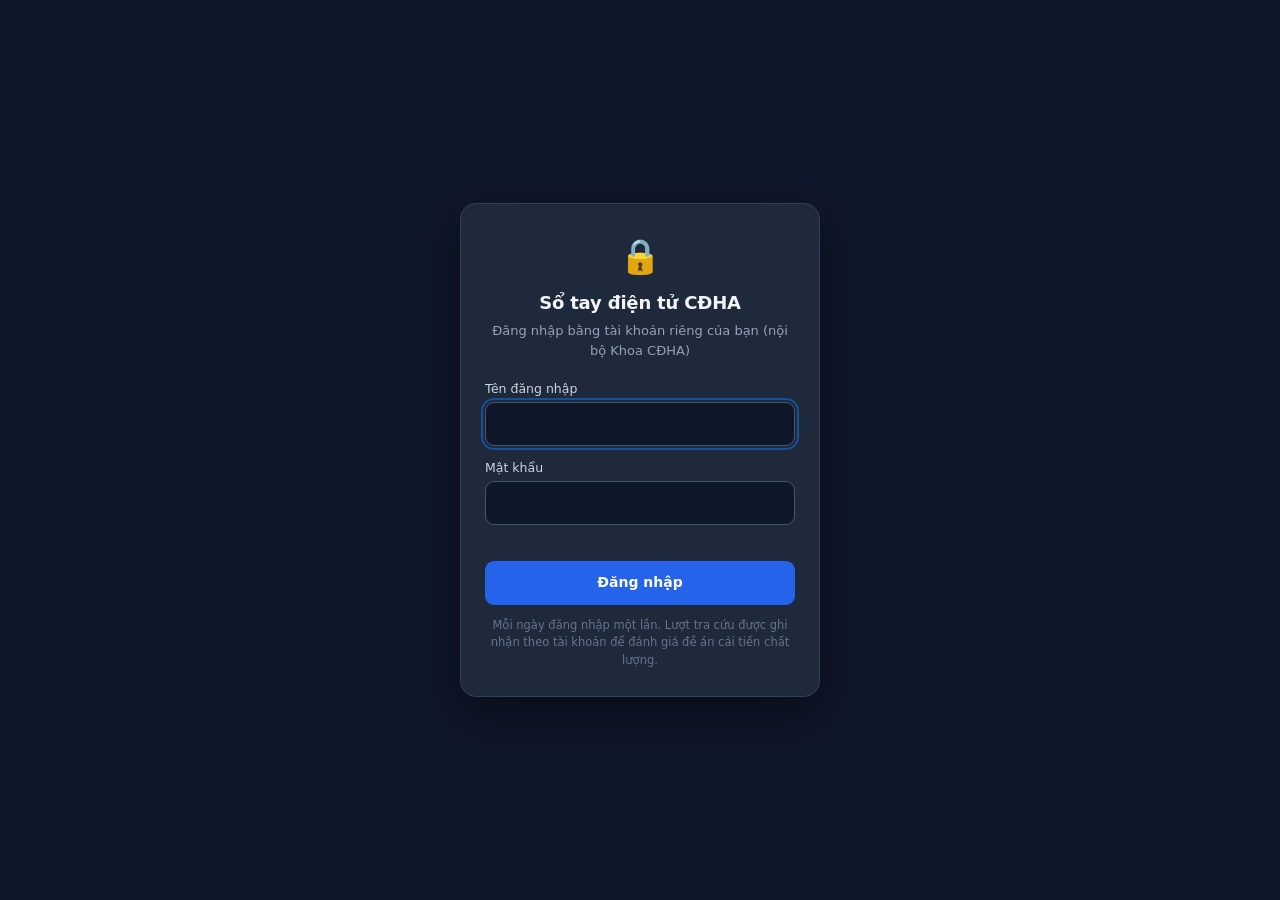
<file: chon-protocol.html>
<!DOCTYPE html>
<html lang="vi">
<head>
<meta charset="UTF-8">
<meta name="viewport" content="width=device-width, initial-scale=1.0">
  <meta name="robots" content="noindex, nofollow">
<script src="assets/gate.js"></script>
<script src="assets/log.js"></script>
<title>Chọn Protocol Chụp – Sổ tay điện tử CĐHA</title>
<link rel="stylesheet" href="assets/style.css?v=20261116">
<style>
  /* ---- layout 3 cột cho màn hình chọn protocol ---- */
  .pb-wrap { max-width: 1480px; margin: 0 auto; padding: 0 14px 30px; }
  .pb-head { display: flex; align-items: center; gap: 12px; padding: 12px 0; flex-wrap: wrap; }
  .pb-head img { height: 38px; }
  .pb-head .t b { color: var(--brand-ink); font-size: 17px; }
  .pb-head .t span { display: block; color: var(--text-soft); font-size: 12.5px; }
  .pb-head .sp { flex: 1; }
  .pb-head a.home { color: var(--brand); text-decoration: none; font-weight: 600; font-size: 14px; }
  .pb-head .theme { width: 38px; height: 38px; border-radius: 9px; border: 1px solid var(--line);
                    background: var(--surface-2); color: var(--text); font-size: 17px; cursor: pointer; }

  /* Mặc định: chỉ hiện cột "Phân khu" + "Thông số". Khi chọn vùng → hiện thêm "Danh mục kỹ thuật". */
  .pb-grid { display: grid; grid-template-columns: 250px minmax(0, 1fr); gap: 14px; align-items: start; }
  #col-tech { display: block; }
  /* nopk (tab Thông số & An toàn): ẩn thanh vùng + bản đồ */
  .pb-wrap.nopk .regionbar { display: none; }
  .pb-col { background: var(--surface); border: 1px solid var(--line); border-radius: 14px;
            box-shadow: var(--shadow); overflow: hidden; }
  .pb-col > h2 { margin: 0; padding: 11px 14px 2px; font-size: 12px; font-weight: 700;
                 color: var(--brand-ink); background: none; }
  .pb-col > h2 small { display:block; font-weight:500; font-size:11px; color: var(--text-soft); }
  .pb-col:last-child > h2 { display: none; }  /* cột chi tiết tự có tiêu đề riêng */
  .pb-body { padding: 12px; }

  /* thanh vùng ngang (phương án C) */
  .regionbar { display: flex; align-items: center; gap: 8px; flex-wrap: wrap; padding: 0 0 10px; }
  .regions { display: flex; flex-wrap: wrap; gap: 6px; }
  .rtile { display: inline-flex; align-items: center; gap: 7px; height: 34px; padding: 0 12px; border-radius: 999px;
           border: 1px solid var(--line); background: var(--surface); color: var(--text); font: inherit; font-size: 12.5px; font-weight: 600; cursor: pointer; }
  .rtile:hover { border-color: var(--rc,#888); }
  .rtile .num { font-weight: 800; color: var(--text); }
  .rtile .cnt { color: var(--text-soft); font-size: 11.5px; font-weight: 500; }
  /* ô đang chọn: nền tint tối + viền màu vùng + chữ thường — tương phản đạt */
  .rtile.active { background: var(--surface-2); background: color-mix(in srgb, var(--rc,#888) 16%, var(--surface)); border-color: var(--rc,#888); color: var(--text); }

  /* cột 2: danh mục kỹ thuật */
  .subnote { font-size: 12.5px; color: var(--brand-ink); background: var(--surface-2);
             border: 1px solid var(--line); border-radius: 8px; padding: 6px 10px; margin-bottom: 8px; }
  .subnote button { border: none; background: none; color: var(--danger); font-size: 12px;
                    cursor: pointer; font-weight: 600; margin-left: 6px; }
  .tlist { display: flex; flex-direction: column; gap: 8px; }
  .titem { text-align: left; cursor: pointer; border: 1px solid var(--line); border-radius: 10px;
           padding: 11px 13px; background: var(--surface); color: var(--text); font-size: 14.5px; }
  .titem:hover { border-color: var(--brand); }
  .titem.active { background: var(--surface-2); border-color: var(--brand); border-left: 4px solid var(--brand); font-weight: 600; }
  .titem .en { display: block; font-size: 12px; color: var(--text-soft); margin-top: 1px; }
  /* mục khẩn cấp (đột quỵ): tô đỏ trong danh sách */
  .titem.khancap { border-color: rgba(220,38,38,.55); border-left: 4px solid #dc2626; color: #b91c1c; font-weight: 700; }
  .titem.khancap::before { content: "⚠ "; }
  .titem.khancap.active { background: rgba(220,38,38,.08); border-color: #dc2626; }
  :root[data-theme="dark"] .titem.khancap { color: #fca5a5; }
  .muted { color: var(--text-soft); font-size: 14px; padding: 10px 4px; }

  /* cột 3: thông số kỹ thuật (rộng — nội dung chia nhiều cột để đỡ lăn chuột) */
  .pdetail h3 { margin: 0 0 2px; font-size: 19px; color: var(--brand-ink); }
  .pdetail .meta { color: var(--text-soft); font-size: 12.5px; margin: 0 0 12px; }
  /* đầu trang chi tiết: badge + tiêu đề + nút */
  .pd-head { margin: 0 0 14px; }
  .pd-badges { display: flex; flex-wrap: wrap; gap: 7px; margin-bottom: 10px; }
  .pd-badge { display: inline-flex; align-items: center; gap: 5px; padding: 3px 10px; border-radius: 999px;
              font-size: 11.5px; font-weight: 700; border: 1px solid var(--line); color: var(--text-soft); background: var(--surface-2); }
  .pd-badge.mod { color: #fff; border-color: transparent; }
  .pd-badge.ok { color: var(--ok); border-color: color-mix(in srgb, var(--ok) 45%, var(--line)); background: transparent; }
  .pd-badge.ref { color: var(--warn-ink); border-color: var(--warn-line); background: var(--warn-bg); }
  .pd-badge.khan { color: #fff; background: #dc2626; border-color: #dc2626; }
  /* mục khẩn cấp: viền đỏ đậm quanh toàn mục chi tiết */
  .pdetail.khancap { border: 2px solid #dc2626; border-radius: 12px; padding: 14px 16px;
                     background: rgba(220,38,38,.035); box-shadow: 0 0 0 4px rgba(220,38,38,.07); }
  .pd-headrow { display: flex; align-items: flex-start; justify-content: space-between; gap: 14px; flex-wrap: wrap; }
  .pd-headrow h3 { margin: 0 0 3px; font-size: 24px; font-weight: 800; color: var(--text); letter-spacing: -.015em; line-height: 1.15; }
  .pd-src { margin: 0; font-size: 12px; color: var(--text-soft); }
  .pd-actions { display: flex; gap: 8px; flex: none; }
  .pd-actions button { height: 36px; padding: 0 14px; border-radius: 999px; font: inherit; font-size: 12.5px; font-weight: 600; cursor: pointer;
                       border: 1px solid var(--line); background: var(--surface-2); color: var(--text); }
  .pd-actions button.primary { background: var(--brand-solid); border-color: var(--brand); color: #fff; }
  .pd-actions button:hover { border-color: var(--brand); }
  .pd-hint { font-size: 11px; color: var(--text-soft); margin-top: 4px; text-align: right; }
  .pd-top { display: grid; grid-template-columns: minmax(230px, 290px) minmax(0, 1fr); gap: 16px; align-items: stretch; margin-bottom: 14px; }
  .pd-top.noimg { grid-template-columns: 1fr; max-width: 860px; }
  /* không có thông số (vd mốc giải phẫu): ảnh chiếm toàn chiều rộng, dàn đều trên một hàng */
  .pd-top.noparams { grid-template-columns: 1fr; }
  .pd-top.noparams .pimg.prow { display: grid; grid-template-columns: repeat(auto-fit, minmax(200px, 1fr)); gap: 12px; }
  .pd-top.noparams .pimg.prow figure { max-width: none; }
  .pd-top.noparams .pimg img { height: 240px; }
  /* không có ảnh (CT/MRI): thông số dạng chữ dài -> 2 cột nhãn | giá trị căn trái, dễ đọc */
  .pd-top.noimg .pd-prow { display: grid; grid-template-columns: minmax(130px, 32%) 1fr; align-items: start; }
  .pd-top.noimg .pd-prow b { text-align: left; font-weight: 600; }
  @media (max-width: 760px) { .pd-top, .pd-top.noimg { grid-template-columns: 1fr; max-width: none; } }
  .pd-params { border: 1px solid var(--line); border-radius: 10px; background: var(--surface-2); padding: 2px 14px 8px; height: 100%; box-sizing: border-box; }
  .pd-kv { padding: 12px 0 10px; border-bottom: 1px solid var(--line); margin-bottom: 2px; }
  .pd-kv-lb { font-size: 12px; color: var(--text-soft); font-weight: 600; margin-bottom: 3px; }
  .pd-kv-v { font-size: 30px; font-weight: 800; line-height: 1.08; letter-spacing: -.02em; color: var(--text); font-variant-numeric: tabular-nums; }
  .pd-prow { display: flex; justify-content: space-between; align-items: baseline; gap: 12px; padding: 8px 0; border-bottom: 1px solid var(--line); }
  .pd-prow:last-child { border-bottom: none; }
  .pd-prow span { font-size: 12.5px; color: var(--text-soft); }
  .pd-prow b { font-size: 13.5px; font-weight: 700; text-align: right; }
  .pd-imgs .psub:first-child { margin-top: 0; }
  /* ===== MRI: khối "Chuỗi xung cần chụp" (điểm nhìn đầu tiên của KTV) ===== */
  .pd-seq { border: 1px solid var(--line); border-left: 4px solid var(--brand); border-radius: 12px; background: var(--brand-wash);
            padding: 12px 16px 14px; margin: 0 0 14px; }
  .pd-seq-h { display: flex; align-items: baseline; justify-content: space-between; gap: 12px; margin-bottom: 8px; }
  .pd-seq-h .ttl { font-size: 13px; font-weight: 800; letter-spacing: .06em; text-transform: uppercase; color: var(--brand-ink); }
  .pd-seq-h .cnt { font-size: 12px; color: var(--text-soft); font-weight: 600; }
  .pd-seq-nen { font-size: 13px; color: var(--text-soft); margin: 0 0 8px; }
  .pd-seq-nen b { color: var(--text); }
  .pd-seq-list { list-style: none; margin: 0; padding: 0; display: grid; grid-template-columns: repeat(auto-fill, minmax(230px, 1fr)); gap: 8px; }
  .pd-seq-list li { display: flex; align-items: center; gap: 10px; min-height: 44px; padding: 8px 12px; border-radius: 9px;
                    background: var(--surface); border: 1px solid var(--line); font-size: 14px; font-weight: 700; color: var(--text); line-height: 1.3; }
  .pd-seq-list .n { flex: none; width: 24px; height: 24px; border-radius: 50%; display: grid; place-items: center;
                    background: var(--brand-solid); color: #fff; font-size: 12.5px; font-weight: 800; }
  .pd-seq-sub { font-size: 12px; font-weight: 700; color: var(--text-soft); margin: 12px 0 6px; text-transform: uppercase; letter-spacing: .05em; }
  .pd-seq-opt { list-style: none; margin: 0; padding: 0; display: flex; flex-wrap: wrap; gap: 8px; }
  .pd-seq-opt li { padding: 6px 12px; border-radius: 999px; border: 1px dashed var(--brand); color: var(--brand-ink); font-size: 13px; font-weight: 600; background: var(--surface); }
  /* ===== MRI: thông số dạng lưới thẻ (nhãn trên, giá trị căn trái) ===== */
  .pd-specs { display: grid; grid-template-columns: repeat(3, minmax(0, 1fr)); gap: 8px; margin: 0 0 14px; }
  .pd-specs.c1 { grid-template-columns: minmax(0, 1fr); } .pd-specs.c2 { grid-template-columns: repeat(2, minmax(0, 1fr)); }
  .pd-specs.c4 { grid-template-columns: repeat(4, minmax(0, 1fr)); }
  @media (max-width: 900px) { .pd-specs.c3, .pd-specs.c4 { grid-template-columns: repeat(2, minmax(0, 1fr)); } }
  @media (max-width: 560px) { .pd-specs, .pd-specs.c2, .pd-specs.c3, .pd-specs.c4 { grid-template-columns: minmax(0, 1fr); } }
  .pd-spec { border: 1px solid var(--line); border-radius: 10px; background: var(--surface-2); padding: 9px 12px; }
  .pd-spec span { display: block; font-size: 11.5px; font-weight: 700; color: var(--text-soft); text-transform: uppercase; letter-spacing: .04em; margin-bottom: 3px; }
  .pd-spec b { display: block; font-size: 13.5px; font-weight: 600; color: var(--text); line-height: 1.4; }
  /* ===== MRI: ảnh đặt lát cắt trải đều toàn chiều rộng ===== */
  .pd-imgs-full { margin: 0 0 14px; }
  .pd-imgs-full .psub { margin-top: 0; }
  .pd-imgs-full .pimg.prow { display: grid; grid-template-columns: repeat(auto-fit, minmax(220px, 1fr)); gap: 12px; }
  .pd-imgs-full .pimg.prow figure { max-width: none; }
  .pd-imgs-full .pimg img { height: 230px; }
  .pd-imgs-full.one .pimg.prow { grid-template-columns: minmax(0, 460px); }   /* chỉ 1 ảnh: không kéo khung rộng hết hàng */
  .pd-imgs-full.one .pimg img { height: 300px; }
  @media (max-width: 900px) { .pd-spec[style] { grid-column: auto !important; } }
  .pd-callout { padding: 11px 13px; border-radius: 9px; border: 1px solid; border-left-width: 4px; margin: 0 0 14px; font-size: 13.5px; line-height: 1.5; color: var(--text); }
  .pd-callout.warn { background: rgba(220,38,38,.09); border-color: rgba(220,38,38,.45); }
  .pd-callout.note { background: rgba(202,138,4,.12); border-color: rgba(202,138,4,.5); }
  .pd-callout b.warn { color: #b91c1c; } .pd-callout b.note { color: #a16207; }
  :root[data-theme="dark"] .pd-callout.warn b { color: #fca5a5; }
  :root[data-theme="dark"] .pd-callout.note b { color: #fcd34d; }
  /* bảng thông số nhanh: đóng khung, không kéo giãn hết chiều ngang */
  .ptable { width: 100%; max-width: 560px; border-collapse: collapse; font-size: 13.5px; margin: 0 0 14px; }
  .ptable td { border: 1px solid var(--line); padding: 7px 10px; vertical-align: top; }
  .ptable td.k { width: 42%; color: var(--text-soft); background: var(--surface-2); font-weight: 600; }
  .ptable td.v { font-weight: 600; }
  /* các mục nội dung chảy thành 2–3 cột theo bề rộng (masonry bằng CSS columns) */
  /* lưới mục nội dung: tự xếp theo bề rộng; mục dài/bảng trải hết hàng (không còn dồn về một cột) */
  /* Mỗi mục nội dung chiếm TOÀN chiều rộng; các ý trong mục tự dàn 1–3 cột (mỗi cột ≥ 280px) → không còn khoảng trống lớn bên phải */
  .psecs { display: grid; grid-template-columns: minmax(0, 1fr); gap: 14px; align-items: start; }
  .psec { margin: 0; min-width: 0; }
  /* khối các mục danh sách: 2 cột cân đối theo chiều cao (mỗi cột ≥ 340px), mục không bị cắt ngang */
  .pcols { column-width: 340px; column-count: 2; column-gap: 36px; }
  .pcols > .psec { break-inside: avoid; -webkit-column-break-inside: avoid; margin-bottom: 14px; }
  .pcols > .psec:last-child { margin-bottom: 0; }
  .pcols.one { columns: auto; }
  /* mục dạng bước: huy hiệu số thay dấu chấm đầu dòng */
  .psec.steps ul { list-style: none; padding-left: 0; }
  .psec.steps li { display: flex; gap: 9px; align-items: flex-start; margin-bottom: 7px; }
  .psec.steps .n { flex: none; min-width: 22px; height: 22px; padding: 0 6px; border-radius: 999px; display: grid; place-items: center;
                   background: var(--brand-wash); color: var(--brand); font-size: 12px; font-weight: 800; line-height: 1; margin-top: 1px; }
  .psec h4 { display:flex; align-items:center; gap:8px; margin: 0 0 5px; font-size: 13px; font-weight: 700;
             color: var(--brand-ink); }
  .psec h4::before { content:""; width:9px; height:9px; background:var(--brand); transform:rotate(45deg); border-radius:2px; flex:none; }
  .psec ul { margin: 0; padding-left: 20px; } .psec li { margin-bottom: 4px; font-size: 13.5px; }
  /* section chứa bảng: chiếm trọn chiều ngang (thoát khỏi multicol) */
  .psec-full { grid-column: 1 / -1; }
  .pbang { overflow-x: auto; margin: 2px 0 4px; -webkit-overflow-scrolling: touch; }
  .pbang table { width: 100%; border-collapse: collapse; font-size: 13px; min-width: 460px; }
  .pbang th, .pbang td { border: 1px solid var(--line); padding: 7px 10px; text-align: left; vertical-align: top; }
  .pbang th { background: var(--brand-solid); color: #fff; font-weight: 700; font-size: 12.5px; }
  .pbang tbody tr:nth-child(even) td { background: var(--surface-2); }
  .pbang td:first-child { font-weight: 600; color: var(--brand-ink); white-space: nowrap; }
  @media (max-width: 560px) { .pbang td:first-child { white-space: normal; } }
  /* khung callout: Cảnh báo (đỏ) / Lưu ý (vàng) */
  .psec.callout { padding: 9px 11px; border-radius: 9px; border: 1px solid; border-left-width: 4px; }
  .psec.callout h4::before { display: none; }
  .psec.callout.warn { background: rgba(220,38,38,.09); border-color: rgba(220,38,38,.45); }
  .psec.callout.warn h4 { color: #b91c1c; }
  .psec.callout.note { background: rgba(202,138,4,.12); border-color: rgba(202,138,4,.5); }
  .psec.callout.note h4 { color: #a16207; }
  :root[data-theme="dark"] .psec.callout.warn h4 { color: #fca5a5; }
  :root[data-theme="dark"] .psec.callout.note h4 { color: #fcd34d; }
  .pimg { display: grid; grid-template-columns: repeat(auto-fill, minmax(180px, 1fr)); gap: 8px; margin: 4px 0 12px; }
  .pimg img { width: 100%; height: 190px; object-fit: contain; border: 1px solid var(--line); border-radius: 8px; background: var(--surface-2); cursor: zoom-in; display: block; }
  .pimg figcaption { font-size: 11.5px; color: var(--text-soft); text-align: center; margin-top: 3px; }
  /* tách 2 hàng: chiều thế người thật / phim đạt yêu cầu */
  .psub { display: flex; align-items: center; gap: 7px; font-size: 12.5px; font-weight: 700; color: var(--brand-ink); margin: 12px 0 6px; }
  .psub::before { content: ""; width: 8px; height: 8px; background: var(--brand); transform: rotate(45deg); border-radius: 2px; flex: none; }
  .pimg.prow { display: flex; flex-wrap: wrap; align-items: flex-start; gap: 10px; }
  .pimg.prow figure { flex: 1 1 150px; max-width: 250px; min-width: 0; }
  @media (max-width: 560px) { .pimg.prow figure { flex: 1 1 140px; max-width: none; } }

  .placeholder { text-align: center; color: var(--text-soft); padding: 40px 14px; font-size: 14px; }

  /* chế độ nhúng trong app.html (?embed=1): ẩn header riêng */
  :root[data-embed="1"] .topstrip, :root[data-embed="1"] .pb-head { display: none; }
  :root[data-embed="1"] .pb-wrap { padding: 8px 10px 14px; max-width: none; }

  /* lightbox đơn giản */
  .lb { position: fixed; inset: 0; background: rgba(0,0,0,.9); display: flex; align-items: center;
        justify-content: center; padding: 20px; z-index: 90; }
  .lb img { max-width: 100%; max-height: 100%; border-radius: 8px; background:#fff; }
  .lb button { position: absolute; top: 14px; right: 16px; width: 44px; height: 44px; border-radius: 50%;
               border: none; background: rgba(255,255,255,.15); color: #fff; font-size: 22px; cursor: pointer; }

  @media (max-width: 1000px) {
    .pb-grid { grid-template-columns: 1fr; }
  }
  /* In 1 trang: chỉ in phần chi tiết kỹ thuật */
  @media print {
    .topstrip, .pb-head, .regionbar, #col-tech, .pd-actions, .pd-hint, .lb { display: none !important; }
    .pb-grid { display: block !important; }
    .pb-col { border: none !important; box-shadow: none !important; }
    body { background: #fff !important; }
    .psec, table, figure { break-inside: avoid; }
  }
  @media (max-width: 560px) { .rtile { min-height: 44px; } }
</style>
</head>
<body>
  <div class="topstrip" style="height:3px;background:var(--brand)"></div>
  <div class="pb-wrap">
    <div class="pb-head">
      <img src="assets/logo-hvgl.png" alt="BV Hùng Vương Gia Lai">
      <div class="t"><b>Chọn Protocol Chụp</b><span>Sổ tay điện tử CĐHA · Khoa Chẩn đoán hình ảnh</span></div>
      <div class="sp"></div>
      <a class="home" href="index.html">← Trang chính</a>
      <button class="theme" id="themeBtn" title="Nền sáng/tối">🌙</button>
    </div>

    <!-- Thanh chọn vùng (ngang) -->
    <div class="regionbar" id="regionbar">
      <div class="regions" id="regions"></div>
    </div>

    <div class="pb-grid">
      <!-- CỘT 2 (ẩn, hiện khi chọn vùng) -->
      <section class="pb-col" id="col-tech">
        <h2>Danh mục kỹ thuật <small>Imaging Techniques</small></h2>
        <div class="pb-body"><div id="techList"><p class="muted">Chọn một vùng ở thanh phía trên để xem danh mục kỹ thuật.</p></div></div>
      </section>
      <!-- CỘT 3 -->
      <section class="pb-col">
        <h2>Thông số kỹ thuật <small>Technical Parameters</small></h2>
        <div class="pb-body"><div id="detail"><p class="placeholder">Chọn một vùng ở thanh phía trên để hiện danh mục kỹ thuật, rồi chọn một kỹ thuật để xem thông số chi tiết.</p></div></div>
      </section>
    </div>
  </div>

  <div class="lb" id="lb" role="dialog" aria-modal="true" aria-label="Ảnh phóng to" hidden><button id="lbClose" aria-label="Đóng ảnh">✕</button><img id="lbImg" alt=""></div>

  <script src="data/quy-trinh.js"></script>
  <script>
  (function () {
    "use strict";
    var P = {}; (location.search || "").replace(/[?&]([^=&]+)=([^&]*)/g, function (_, k, v) { try { P[k] = decodeURIComponent(v.replace(/\+/g, " ")); } catch (e) { P[k] = v; } return ""; });
    // ?item=<id> (mã QR / link chia sẻ): tự suy phân hệ từ chính mục đó, không bắt buộc kèm ?modality=
    var ITEM_WANT = null;
    if (P.item) {
      ITEM_WANT = (window.SOTAY_QUYTRINH || []).filter(function (x) { return x.id === P.item && !x.an; })[0] || null;
      if (ITEM_WANT && P.modality !== ITEM_WANT.modality) { P.modality = ITEM_WANT.modality; P.contrast = "all"; }
    }
    if (P.embed === "1") document.documentElement.setAttribute("data-embed", "1");
    if (P.nopk === "1") { var _g = document.querySelector(".pb-grid"); if (_g) _g.classList.add("nopk"); var _w = document.querySelector(".pb-wrap"); if (_w) _w.classList.add("nopk"); }
    var MODALITY = P.modality || "X-quang";
    var CONTRAST = P.contrast || "all";   // "0" không tiêm · "1" có tiêm · "all"
    function contrastOf(it) {
      var t = it.ten || "";
      if (/không tiêm|không thuốc|HRCT|LDCT|calcium|điểm vôi|liều thấp tìm sỏi|Dentascan|nha khoa|Image Gently|nhi khoa liều thấp/i.test(t)) return "0";
      if (/có tiêm|tiêm thuốc|CTA|CCTA|CTPA|CTU|mạch|tưới máu|3 pha|đa pha|động học|arthrography|nội soi ảo|enteroclysis|run-off|đột quỵ|perfusion|bolus/i.test(t)) return "1";
      return "both";
    }
    var QT = (window.SOTAY_QUYTRINH || []).filter(function (x) {
      if (x.an) return false; // mục đánh dấu an:true = chưa duyệt, không hiển thị
      if (x.modality !== MODALITY) return false;
      if (MODALITY === "CT" && CONTRAST !== "all") {
        var c = contrastOf(x);
        return (c === "both") ? true : (c === CONTRAST);
      }
      return true;
    });
    function el(tag, cls, html) { var e = document.createElement(tag); if (cls) e.className = cls; if (html != null) e.innerHTML = html; return e; }
    function esc(s) { return (s || "").toString().replace(/&/g, "&amp;").replace(/</g, "&lt;").replace(/>/g, "&gt;").replace(/"/g, "&quot;"); }

    function rx(re, s) { return re.test(s || ""); }
    var BODY = [
      { id:1, ten:"Sọ & Mặt", en:"Skull & Facial", color:"#c0392b" },
      { id:2, ten:"Cổ & Cột sống cổ", en:"Neck & Cervical", color:"#2ba9e0" },
      { id:3, ten:"Ngực", en:"Chest & Thorax", color:"#15509c" },
      { id:4, ten:"Bụng", en:"Abdomen", color:"#1b9e77" },
      { id:5, ten:"Chậu & CS thắt lưng", en:"Pelvis & Lumbar", color:"#7a3fc0" },
      { id:6, ten:"Chi trên", en:"Upper Extremities", color:"#d98a00" },
      { id:7, ten:"Chi dưới", en:"Lower Extremities", color:"#c0397b" }
    ];
    var EXTRAS = {
      "X-quang": [
        { id:9, ten:"XQ đặc biệt (cản quang)", en:"Special / Contrast", icon:"💧", color:"#2b8a9e" },
        { id:8, ten:"Thông số & Kỹ thuật", en:"Technique & Physics", icon:"⚙️", color:"#5a6679" }
      ],
      "CT": [
        { id:8,  ten:"Cơ xương khớp (chi)", en:"MSK (limb)",      icon:"🦿", color:"#8a5a2b" },
        { id:9,  ten:"Toàn thân",           en:"Whole-body",      icon:"🧍", color:"#596273" },
        { id:10, ten:"Thông số & An toàn",  en:"Params & Safety", icon:"⚙️", color:"#5a6679" }
      ]
    };
    // CT: gom theo danh mục Loi_CT (2 nhánh không tiêm / có tiêm × nhóm)
    var CT_GROUPS = [
      { id:1, ten:"Sọ + mặt",            en:"Skull & Facial",  icon:"💀", color:"#c0392b" },
      { id:2, ten:"Cột sống",            en:"Spine",           icon:"🦴", color:"#2ba9e0" },
      { id:3, ten:"Ngực",                en:"Chest",           icon:"🫁", color:"#15509c" },
      { id:4, ten:"Bụng - chậu",         en:"Abdomen-Pelvis",  icon:"🩻", color:"#1b9e77" },
      { id:5, ten:"Cơ xương khớp & chi", en:"MSK & Limbs",     icon:"🦿", color:"#8a5a2b" },
      { id:6, ten:"Toàn thân",           en:"Whole-body",      icon:"🧍", color:"#596273" },
      { id:7, ten:"Thông số & An toàn",  en:"Params & Safety", icon:"⚙️", color:"#5a6679" }
    ];
    var CT_REGIONS = (CONTRAST === "0" || CONTRAST === "1")
      ? CT_GROUPS.filter(function (g) { return g.id !== 7; })   // bỏ "Thông số & An toàn" ở view không tiêm/có tiêm (đã có tab riêng)
      : CT_GROUPS;
    // MRI: cấu trúc chương MRI (soạn theo tài liệu khoa, từng nhóm một; ô nhóm chưa có nội dung sẽ tự ẩn)
    var MRI_GROUPS = [
      { id:1,  ten:"Sọ não",                en:"Brain",               icon:"🧠", color:"#c0392b" },
      { id:2,  ten:"Mặt cổ",                en:"Face & Neck",         icon:"👤", color:"#2ba9e0" },
      { id:3,  ten:"Cột sống",              en:"Spine",               icon:"🦴", color:"#7a3fc0" },
      { id:4,  ten:"Bụng",                  en:"Abdomen",             icon:"🫃", color:"#1b9e77" },
      { id:5,  ten:"Chậu",                  en:"Pelvis",              icon:"🔻", color:"#c0397b" },
      { id:6,  ten:"Chi & các khớp",        en:"Limbs & Joints",      icon:"🦿", color:"#8a5a2b" },
      { id:7,  ten:"Vú",                    en:"Breast",              icon:"🎗️", color:"#d98aa6" },
      { id:8,  ten:"An toàn MRI",            en:"MRI Safety",          icon:"⚠️", color:"#b2403a" },
      { id:9,  ten:"Bảng tóm tắt các thông số MRI", en:"Parameters summary", icon:"⚙️", color:"#596273" },
      { id:12, ten:"Chuỗi xung & Thông số", en:"Sequences & Physics", icon:"🎚️", color:"#5a6679" }
    ];
    var REGIONS = (MODALITY === "CT") ? CT_REGIONS
                : (MODALITY === "MRI") ? MRI_GROUPS
                : BODY.concat(EXTRAS[MODALITY] || []);
    // nhóm "Thông số & An toàn" theo từng loại — ẩn khỏi danh sách vùng giải phẫu khi ?hideparams=1 (hiện ở tab riêng)
    var PARAMS_RIDS = { "X-quang": [8], "CT": [7], "MRI": [8, 9, 12] }[MODALITY] || [];
    if (P.hideparams === "1") REGIONS = REGIONS.filter(function (g) { return PARAMS_RIDS.indexOf(g.id) < 0; });
    // tab "Thông số & An toàn": chỉ hiện đúng các nhóm thông số/an toàn
    if (P.onlyparams === "1") REGIONS = REGIONS.filter(function (g) { return PARAMS_RIDS.indexOf(g.id) >= 0; });

    function regionOf(it) {
      if (MODALITY === "CT") return regionOfCT(it);
      if (MODALITY === "MRI") return regionOfMRI(it);
      return regionOfXQ(it);
    }
    function regionOfXQ(it) {
      var n = it.nhom || "", t = it.ten || "";
      if (n === "Sọ - Mặt" || n === "Răng") return 1;
      if (n === "Cột sống" && rx(/cổ|C1|C2/, t)) return 2;
      if (n === "Lồng ngực - Bụng" && rx(/phổi|ngực|xương ức|thực quản|lồng ngực|sườn|ức đòn|tim phổi/, t) && !rx(/ổ bụng|bụng/, t)) return 3;
      if (n === "Lồng ngực") return 3;
      if (n === "Cột sống" && rx(/ngực/, t) && !rx(/xương cùng|xương cụt|cùng – cụt|cùng cụt/, t)) return 3;
      if (n === "Lồng ngực - Bụng" && rx(/ổ bụng|bụng|tiết niệu|thận|niệu/, t)) return 4;
      if (n === "XQ đặc biệt") return 9;
      if (n === "Cột sống" && rx(/thắt lưng|L5|S1|cùng cụt|cùng – cụt|xương cùng|xương cụt/, t)) return 5;
      if (n === "Chi dưới" && rx(/chậu|háng|khớp mu/, t)) return 5;
      if (n === "Chi trên" || n === "Vai - Đòn") return 6;
      if (n === "Chi dưới") return 7;
      return 8;
    }
    function regionOfCT(it) {
      var n = it.nhom || "";
      if (n === "Sọ + mặt") return 1;
      if (n === "Cột sống") return 2;
      if (n === "Ngực") return 3;
      if (n === "Bụng - chậu") return 4;
      if (n === "Cơ xương khớp & chi") return 5;
      if (n === "Toàn thân") return 6;
      if (n === "Thông số & An toàn") return 7;
      return 7;
    }
    function regionOfMRI(it) {
      var n = it.nhom || "";
      if (n === "Chuỗi xung MRI" || n === "Thông số & Vật lý MRI") return 12;
      if (n === "Sọ não") return 1;
      if (n === "Mặt cổ") return 2;
      if (n === "Cột sống") return 3;
      if (n === "Bụng") return 4;
      if (n === "Chậu") return 5;
      if (n === "Chi & các khớp") return 6;
      if (n === "Vú") return 7;
      if (n === "An toàn MRI") return 8;
      if (n === "Thông số MRI") return 9;
      return 12;
    }
    var regionsBox = document.getElementById("regions");
    var techBox = document.getElementById("techList");
    var detailBox = document.getElementById("detail");
    var curRegion = null, curItem = null, byId = {}, curSub = null;
    // Bộ lọc vùng con của chi (chỉ áp dụng cho X-quang; CT/MRI gộp chung)
    var SUBF = {
      "tay-tren":  { ten: "Vai–Cánh tay–Khuỷu", re: /vai|đòn|cánh tay|khuỷu|mỏm khuỷu|cùng đòn|bả vai|mỏm quạ|ổ chảo|grashey|nách|lawrence/i },
      "tay-duoi":  { ten: "Cẳng tay–Cổ tay–Bàn tay", re: /cẳng tay|cổ tay|bàn tay|ngón|mỏm trâm/i },
      "chan-tren": { ten: "Đùi–Gối", re: /đùi|gối|bánh chè|béclère|camp|settegast|liên lồi cầu|judet/i },
      "chan-duoi": { ten: "Cẳng chân–Cổ chân–Bàn chân", re: /cẳng chân|cổ chân|bàn chân|xương gót|ngón chân/i },
      // cột sống (mặt sau) — áp dụng cho mọi modality
      "cs-co":   { ten: "Cột sống cổ", allMod: true, re: /cột sống cổ|đốt sống cổ|c1|c2|cổ (thẳng|nghiêng|chếch|há miệng)/i },
      "cs-nguc": { ten: "Cột sống ngực", allMod: true, re: /cột sống ngực|đốt sống ngực|ngực (thẳng|nghiêng)/i },
      "cs-tl":   { ten: "Cột sống thắt lưng", allMod: true, re: /thắt lưng|l5|s1/i },
      "cs-cungcut": { ten: "Cột sống cùng – cụt", allMod: true, re: /cùng cụt|cùng – cụt|cùng-cụt|xương cùng|xương cụt/i }
    };

    REGIONS.forEach(function (r) {
      r.items = QT.filter(function (it) { return regionOf(it) === r.id; });
    });
    // MRI: chỉ hiện ô nhóm đã có nội dung (nhóm chưa soạn sẽ tự xuất hiện khi thêm mục)
    if (MODALITY === "MRI") REGIONS = REGIONS.filter(function (r) { return r.items.length > 0; });
    REGIONS.forEach(function (r) {
      byId[r.id] = r;
      var tile = el("button", "rtile",
        '<span class="num">' + r.id + '</span><span>' + esc(r.ten) + '</span><span class="cnt">' + r.items.length + '</span>');
      tile.title = r.en + ' — ' + r.items.length + ' kỹ thuật';
      tile.style.setProperty("--rc", r.color);
      tile.setAttribute("data-rid", r.id);
      tile.onclick = function () { setRegion(r.id); };
      regionsBox.appendChild(tile);
    });

    function setRegion(id, sub) {
      var r = byId[id]; if (!r) return;
      curRegion = r;
      // hiện cột "Danh mục kỹ thuật" khi đã chọn vùng
      var grid = document.querySelector(".pb-grid"); if (grid) grid.classList.add("show-tech");
      curSub = (sub && SUBF[sub] && (SUBF[sub].allMod || MODALITY === "X-quang")) ? sub : null;
      Array.prototype.forEach.call(regionsBox.children, function (c) {
        c.classList.toggle("active", c.getAttribute("data-rid") === String(id));
      });
      techBox.innerHTML = "";
      var items = r.items;
      if (curSub) items = items.filter(function (it) { return SUBF[curSub].re.test(it.ten || ""); });
      if (curSub) {
        var note = el("div", "subnote",
          'Vùng con: <b>' + esc(SUBF[curSub].ten) + '</b> · ' + items.length + ' KT <button type="button" id="subclear">✕ bỏ lọc</button>');
        techBox.appendChild(note);
        note.querySelector("#subclear").onclick = function () { setRegion(id, null); };
      }
      if (!items.length) { techBox.appendChild(el("p", "muted", "Không có mục nào ở vùng con này.")); detailBox.innerHTML = '<p class="placeholder">—</p>'; return; }
      var list = el("div", "tlist");
      items.forEach(function (it) {
        var b = el("button", "titem" + (it.khanCap ? " khancap" : ""), esc(it.ten));
        if (it.id) b.setAttribute("data-id", it.id);
        b.onclick = function () {
          Array.prototype.forEach.call(list.children, function (c) { c.classList.remove("active"); c.removeAttribute("aria-current"); });
          b.classList.add("active"); b.setAttribute("aria-current", "true");
          showDetail(it);
          // nhật ký tra cứu: chỉ ghi khi người dùng chủ động chọn (hoặc mở qua ?item=), không ghi mục tự chọn đầu danh sách
          if (window.SOTAY_LOG && it.id) SOTAY_LOG("kt", it.id, it.ten, it.modality);
          revealDetail();
        };
        list.appendChild(b);
      });
      techBox.appendChild(list);
      if (list.firstChild) { list.firstChild.classList.add("active"); showDetail(items[0]); }
    }

    function showDetail(it) {
      curItem = it;
      var ts = it.thongSo || [];
      var modClass = (it.modality === "CT") ? "ct" : (it.modality === "MRI") ? "mri" : "xq";
      // Trạng thái duyệt đọc từ dữ liệu: ngayDuyet ("dd/mm/yyyy") → "Đã duyệt"; trangThai "tham-khao" → "Tham khảo"; thiếu → không gắn nhãn
      var statusBadge = it.ngayDuyet
        ? '<span class="pd-badge ok">✓ Đã duyệt ' + esc(it.ngayDuyet) + '</span>'
        : (it.trangThai === "tham-khao" ? '<span class="pd-badge ref">Tham khảo</span>' : '');
      var khanBadge = it.khanCap ? '<span class="pd-badge khan">⚠ KHẨN CẤP — Time is Brain</span>' : '';

      var h = '<div class="pdetail' + (it.khanCap ? ' khancap' : '') + '"><div class="pd-head">' +
        '<div class="pd-badges">' +
          '<span class="pd-badge mod" style="background:var(--' + modClass + ')">' + esc(it.modality) + '</span>' +
          (it.nhom ? '<span class="pd-badge">' + esc(it.nhom) + '</span>' : '') + khanBadge + statusBadge +
        '</div>' +
        '<div class="pd-headrow"><div>' +
          '<h3>' + esc(it.ten) + '</h3>' +
          (it.nguon ? '<p class="pd-src">Nguồn: ' + esc(it.nguon) + '</p>' : '') +
        '</div><div><div class="pd-actions">' +
          '<button type="button" id="pdPrint">In 1 trang</button>' +
          '<button type="button" class="primary" data-pin="' + esc(it.id || "") + '">Ghim lên phòng máy</button>' +
        '</div><div class="pd-hint">Ghim: lưu vào máy này để mở nhanh</div></div></div></div>';

      // tách callout (Cảnh báo/Lưu ý) khỏi mục thường
      var callouts = [], secs = [];
      (it.noiDung || []).forEach(function (s) {
        var nt = (s.tieuDe || "").replace(/^[^A-Za-z]+/, "").toLowerCase();
        s._cls = (nt.indexOf("cảnh báo") === 0) ? "warn" : (nt.indexOf("lưu ý") === 0) ? "note" : "";
        (s._cls ? callouts : secs).push(s);
      });

      // ảnh: tách 2 hàng Chiều thế / Phim đạt yêu cầu
      var imgsHtml = "";
      if (it.hinhAnh && it.hinhAnh.length) {
        var imgs = it.hinhAnh.filter(function (im) { return im && im.src; });
        if (imgs.length) {
          // chú thích dưới ảnh: bỏ phần lặp với nhãn hàng ("Phim đạt yêu cầu (chú thích)" -> "Chú thích")
          var shortCap = function (cap) {
            var c = (cap || "").replace(/^(Phim đạt yêu cầu|Chiều thế(?: & hướng tia)?)\s*/i, "").replace(/^\((.*)\)$/, "$1").replace(/^[—–-]\s*/, "").trim();
            return c ? c.charAt(0).toUpperCase() + c.slice(1) : "";
          };
          var pfig = function (im) {
            var sc = shortCap(im.caption);
            return '<figure style="margin:0"><img loading="lazy" tabindex="0" title="Bấm để phóng to" src="' + esc(im.src) + '" alt="' + esc(im.caption || "") + '">' +
                   (sc ? '<figcaption>' + esc(sc) + '</figcaption>' : "") + '</figure>';
          };
          var gCT = [], gPH = [];
          imgs.forEach(function (im) {
            var sl = (im.src || "").toLowerCase(), cl = (im.caption || "").toLowerCase();
            var isPhim = /-phim\d*\.(png|jpe?g|webp|gif)$/.test(sl) ||
                         (/\bphim\b|film/.test(cl) && !/chiều thế|hướng tia/.test(cl));
            (isPhim ? gPH : gCT).push(im);
          });
          // hai hàng riêng: Chiều thế / Phim đạt yêu cầu (mỗi hàng có nhãn); chỉ 1 nhóm thì một hàng không nhãn
          if (gCT.length && gPH.length) {
            imgsHtml = '<div class="psub">Chiều thế &amp; hướng tia</div><div class="pimg prow">' + gCT.map(pfig).join("") + '</div>' +
                       '<div class="psub">Phim đạt yêu cầu</div><div class="pimg prow">' + gPH.map(pfig).join("") + '</div>';
          } else if (it.modality === "MRI") {
            imgsHtml = '<div class="psub">Gợi ý đặt lát cắt</div><div class="pimg prow">' + imgs.map(pfig).join("") + '</div>';
          } else {
            imgsHtml = '<div class="pimg prow">' + imgs.map(pfig).join("") + '</div>';
          }
        }
      }

      // bảng thông số: nổi bật kV/mAs thành khối đọc số lớn
      var kvEntry = ts.filter(function (e) { return /k\s*v|mas|kvp/i.test(e.ten); })[0];
      var paramsHtml = "";
      if (ts.length) {
        paramsHtml = '<div class="pd-params">';
        if (kvEntry) {
          var parts = (kvEntry.giaTri || "").split(/\s*[·\/]\s*/);  // tách ở "·" hoặc "/", giữ nguyên dấu phẩy thập phân (2,5 mAs)
          paramsHtml += '<div class="pd-kv"><div class="pd-kv-lb">Điều kiện phát tia</div>' +
            parts.map(function (p) { return '<div class="pd-kv-v">' + esc(p) + '</div>'; }).join("") + '</div>';
        }
        ts.forEach(function (t) {
          if (t === kvEntry) return;
          paramsHtml += '<div class="pd-prow"><span>' + esc(t.ten) + '</span><b>' + esc(t.giaTri) + '</b></div>';
        });
        paramsHtml += '</div>';
      }

      if (it.modality === "MRI") {
        // ===== Bố cục MRI: (1) Chuỗi xung cần chụp  (2) lưới thẻ thông số  (3) ảnh đặt lát cắt toàn chiều rộng =====
        // chỉ hiện khi mục đã có danh sách chuỗi xung soạn chuẩn (trường chuoiXung) — không tự suy từ bảng để tránh thiếu chuỗi
        var cx = it.chuoiXung || null;
        if (cx && (cx.chinh || []).length) {
          h += '<div class="pd-seq"><div class="pd-seq-h"><span class="ttl">Chuỗi xung cần chụp</span><span class="cnt">' + cx.chinh.length + ' chuỗi' +
               (cx.boSung && cx.boSung.length ? ' · ' + cx.boSung.length + ' bổ sung' : '') + '</span></div>' +
               (cx.nen ? '<div class="pd-seq-nen">Nền: <b>' + esc(cx.nen) + '</b> rồi chạy thêm:</div>' : '') +
               '<ol class="pd-seq-list">' + cx.chinh.map(function (x, i) { return '<li><b class="n">' + (i + 1) + '</b><span>' + esc(x) + '</span></li>'; }).join("") + '</ol>' +
               (cx.boSung && cx.boSung.length ? '<div class="pd-seq-sub">Bổ sung khi có chỉ định</div><ul class="pd-seq-opt">' +
                 cx.boSung.map(function (x) { return '<li>+ ' + esc(x) + '</li>'; }).join("") + '</ul>' : '') + '</div>';
        }
        var hide = (it.chuoiXung && it.chuoiXung.anTS) || [];
        var specs = ts.filter(function (t) { return hide.indexOf(t.ten) < 0; });
        if (specs.length) {
          // số cột theo số thẻ để không có thẻ nằm lẻ một hàng: 1–4 thẻ → đúng số thẻ; 5–6 → 3; ≥7 → 4
          var sc = specs.length <= 4 ? specs.length : (specs.length <= 6 ? 3 : 4);
          var rem = specs.length % sc;   // hàng cuối thiếu ô → thẻ cuối kéo dài lấp chỗ trống
          h += '<div class="pd-specs c' + sc + '">' + specs.map(function (t, i) {
            var span = (rem && i === specs.length - 1) ? ' style="grid-column: span ' + (sc - rem + 1) + '"' : '';
            return '<div class="pd-spec"' + span + '><span>' + esc(t.ten) + '</span><b>' + esc(t.giaTri) + '</b></div>'; }).join("") + '</div>';
        }
        if (imgsHtml) h += '<div class="pd-imgs-full' + ((it.hinhAnh || []).filter(function (x) { return x && x.src; }).length === 1 ? ' one' : '') + '">' + imgsHtml + '</div>';
      } else if (paramsHtml || imgsHtml) {
        h += '<div class="pd-top' + (imgsHtml ? "" : " noimg") + (paramsHtml ? "" : " noparams") + '">' +
             paramsHtml + (imgsHtml ? '<div class="pd-imgs">' + imgsHtml + '</div>' : "") + '</div>';
      }

      // callout toàn chiều rộng
      callouts.forEach(function (s) {
        h += '<div class="pd-callout ' + s._cls + '"><b class="' + s._cls + '">' + esc(s.tieuDe) + '.</b> ' +
             (s.items || []).map(function (x) { return esc(x); }).join(" ") + '</div>';
      });

      // các mục nội dung — chảy nhiều cột
      if (secs.length) {
        h += '<div class="psecs">';
        secs.forEach(function (s) {
          var body = "", full = "";
          if (s.bang && s.bang.rows && s.bang.rows.length) {
            full = " psec-full";
            body += '<div class="pbang"><table><thead><tr>' +
              (s.bang.cols || []).map(function (c) { return '<th>' + esc(c) + '</th>'; }).join("") +
              '</tr></thead><tbody>' +
              s.bang.rows.map(function (r) {
                return '<tr>' + (r || []).map(function (c) { return '<td>' + esc(c) + '</td>'; }).join("") + '</tr>';
              }).join("") + '</tbody></table></div>';
          }
          var items = s.items || [], extra = "";
          if (items.length) {
            // mục dài (nhiều ý / nhiều chữ) trải hết chiều rộng và chia danh sách thành 2 cột
            var textLen = items.join(" ").length;
            if (!full && (items.length >= 5 || textLen > 420)) extra += " wide";
            // các ý đều bắt đầu bằng số thứ tự -> trình bày dạng bước có huy hiệu số
            var isSteps = items.length >= 2 && items.every(function (x) { return /^\s*\d+\s*[.)]\s+/.test(x); });
            if (isSteps) {
              extra += " steps";
              body += '<ul>' + items.map(function (x) {
                var m = /^\s*(\d+)\s*[.)]\s+([\s\S]*)$/.exec(x);
                return '<li><b class="n">' + esc(m[1]) + '</b><span>' + esc(m[2]) + '</span></li>';
              }).join("") + '</ul>';
            } else {
              body += '<ul>' + items.map(function (x) { return '<li>' + esc(x) + '</li>'; }).join("") + '</ul>';
            }
          }
          h += '<div class="psec' + full + extra + '"><h4>' + esc(s.tieuDe) + '</h4>' + body + '</div>';
        });
        h += '</div>';
      }
      h += '</div>';
      detailBox.innerHTML = h;
      // Ý trong mỗi mục đọc theo trục DỌC; các mục danh sách liền nhau gom vào khối 2 cột cân đối
      // (CSS columns) để lấp kín chiều rộng. Mục có bảng vẫn trải toàn chiều rộng.
      Array.prototype.forEach.call(detailBox.querySelectorAll(".psecs"), function (box) {
        var kids = Array.prototype.slice.call(box.children), grp = null;
        kids.forEach(function (k) {
          if (k.classList.contains("psec-full")) { grp = null; return; }
          if (!grp) { grp = document.createElement("div"); grp.className = "pcols"; box.insertBefore(grp, k); }
          grp.appendChild(k);
        });
        Array.prototype.forEach.call(box.querySelectorAll(".pcols"), function (g) { if (g.children.length === 1) g.classList.add("one"); });
      });

      // nút In + Ghim (lưu localStorage)
      var pr = detailBox.querySelector("#pdPrint"); if (pr) pr.onclick = function () { try { window.print(); } catch (e) {} };
      var pinBtn = detailBox.querySelector("[data-pin]");
      if (pinBtn) {
        var pid = pinBtn.getAttribute("data-pin"), pins = {};
        try { pins = JSON.parse(localStorage.getItem("sotay-pins") || "{}"); } catch (e) {}
        var sync = function () { pinBtn.textContent = (pid && pins[pid]) ? "Đã ghim ✓" : "Ghim lên phòng máy"; };
        sync();
        pinBtn.onclick = function () {
          if (!pid) return;
          if (pins[pid]) delete pins[pid]; else pins[pid] = 1;
          try { localStorage.setItem("sotay-pins", JSON.stringify(pins)); } catch (e) {}
          sync();
        };
      }
    }

    // đích postMessage: cùng nguồn trên web; "*" khi mở file cục bộ (file:// không có origin hợp lệ)
    var MSG_ORIGIN = (location.protocol === "http:" || location.protocol === "https:") ? location.origin : "*";
    // Màn hẹp (danh sách nằm TRÊN chi tiết): sau khi chọn mục, đưa khung chi tiết vào tầm nhìn + chuyển focus
    function revealDetail() {
      detailBox.setAttribute("tabindex", "-1");
      try { detailBox.focus({ preventScroll: true }); } catch (e) {}
      if (window.innerWidth > 1000) return;
      if (window.parent !== window) {
        try { window.parent.postMessage({ sotayScroll: detailBox.getBoundingClientRect().top + window.pageYOffset }, MSG_ORIGIN); } catch (e) {}
      } else { try { detailBox.scrollIntoView({ behavior: "smooth", block: "start" }); } catch (e) { detailBox.scrollIntoView(); } }
    }
    // báo chiều cao cho app.html để iframe tự co giãn (một mạch cuộn, không cuộn lồng).
    // Đo chiều cao NỘI DUNG (.pb-wrap), không dùng scrollHeight của root (≥ chiều cao iframe → chỉ tăng không giảm).
    function postH() {
      try {
        if (window.parent === window) return;
        var w = document.querySelector(".pb-wrap"), hgt = w ? w.getBoundingClientRect().height + 6 : document.body.offsetHeight;
        window.parent.postMessage({ sotayH: Math.ceil(hgt) }, MSG_ORIGIN);
      } catch (e) {}
    }
    if (window.ResizeObserver) { new ResizeObserver(postH).observe(document.body); } else { setInterval(postH, 600); }
    window.addEventListener("load", postH); postH();

    // lightbox
    var lb = document.getElementById("lb"), lbImg = document.getElementById("lbImg");
    var lbFrom = null;
    function lbOpen(img) {
      // khi nhúng trong app.html: nhờ cửa sổ cha hiển thị (iframe cao bằng nội dung nên position:fixed bị lệch)
      if (window.parent !== window) {
        try { window.parent.postMessage({ sotayLightbox: img.src, alt: img.alt || "" }, MSG_ORIGIN); return; } catch (e) {}
      }
      lbFrom = img; lbImg.src = img.src; lbImg.alt = img.alt || ""; lb.hidden = false;
      try { document.getElementById("lbClose").focus(); } catch (e) {}
    }
    function lbClose() { lb.hidden = true; lbImg.src = ""; if (lbFrom) try { lbFrom.focus(); } catch (e) {} }
    detailBox.addEventListener("click", function (e) { if (e.target && e.target.tagName === "IMG") lbOpen(e.target); });
    // bàn phím: ảnh có tabindex=0, Enter/Space để phóng to; Esc để đóng
    detailBox.addEventListener("keydown", function (e) {
      if (e.target && e.target.tagName === "IMG" && (e.key === "Enter" || e.key === " ")) { e.preventDefault(); lbOpen(e.target); }
    });
    document.addEventListener("keydown", function (e) { if (e.key === "Escape" && !lb.hidden) lbClose(); });
    document.getElementById("lbClose").onclick = lbClose;
    lb.onclick = function (e) { if (e.target === lb) lbClose(); };

    // nền sáng/tối
    var tb = document.getElementById("themeBtn"), root = document.documentElement;
    try { if (localStorage.getItem("sotay-theme") === "dark") { root.setAttribute("data-theme","dark"); tb.textContent="☀️"; } } catch (e) {}
    tb.onclick = function () {
      var dark = root.getAttribute("data-theme") === "dark";
      root.setAttribute("data-theme", dark ? "light" : "dark");
      tb.textContent = dark ? "🌙" : "☀️";
      try { localStorage.setItem("sotay-theme", dark ? "light" : "dark"); } catch (e) {}
    };
    // nhận theme từ app.html (khi nhúng) để đổi nền cùng lúc với trang ngoài
    window.addEventListener("message", function (ev) {
      if (ev.source !== window.parent) return; // chỉ nhận từ app.html cha
      var d = ev && ev.data; if (!d || !d.sotayTheme) return;
      var dk = d.sotayTheme === "dark";
      root.setAttribute("data-theme", dk ? "dark" : "light");
      if (tb) tb.textContent = dk ? "☀️" : "🌙";
    });

    // KHÔNG tự chọn vùng — để người dùng tự bấm ô; cột "Danh mục kỹ thuật" ẩn đến khi chọn.
    // (nếu có ?region=N thì mở sẵn vùng đó)
    (function () {
      var rq = parseInt(P.region, 10);
      if (rq && byId[rq]) setRegion(rq);
      // ?item=<id>: mở thẳng một kỹ thuật/protocol (dùng cho mã QR, link chia sẻ). ITEM_WANT đã tra ở đầu file.
      if (P.item) {
        if (ITEM_WANT) {
          var rid = regionOf(ITEM_WANT);
          if (byId[rid]) setRegion(rid);
          var btns = techBox.querySelectorAll("[data-id]"), hit = null;
          for (var i = 0; i < btns.length; i++) { if (btns[i].getAttribute("data-id") === P.item) { hit = btns[i]; break; } }
          if (hit) hit.click();
        } else {
          var dbox = document.getElementById("detail");
          if (dbox) dbox.innerHTML = '<div class="pd-hint" style="padding:14px">Không tìm thấy mã kỹ thuật <b>' + esc(P.item) + '</b>. Mã có thể đã đổi — hãy chọn vùng ở thanh phía trên.</div>';
        }
      }
    })();
  })();
  </script>
</body>
</html>
</file>
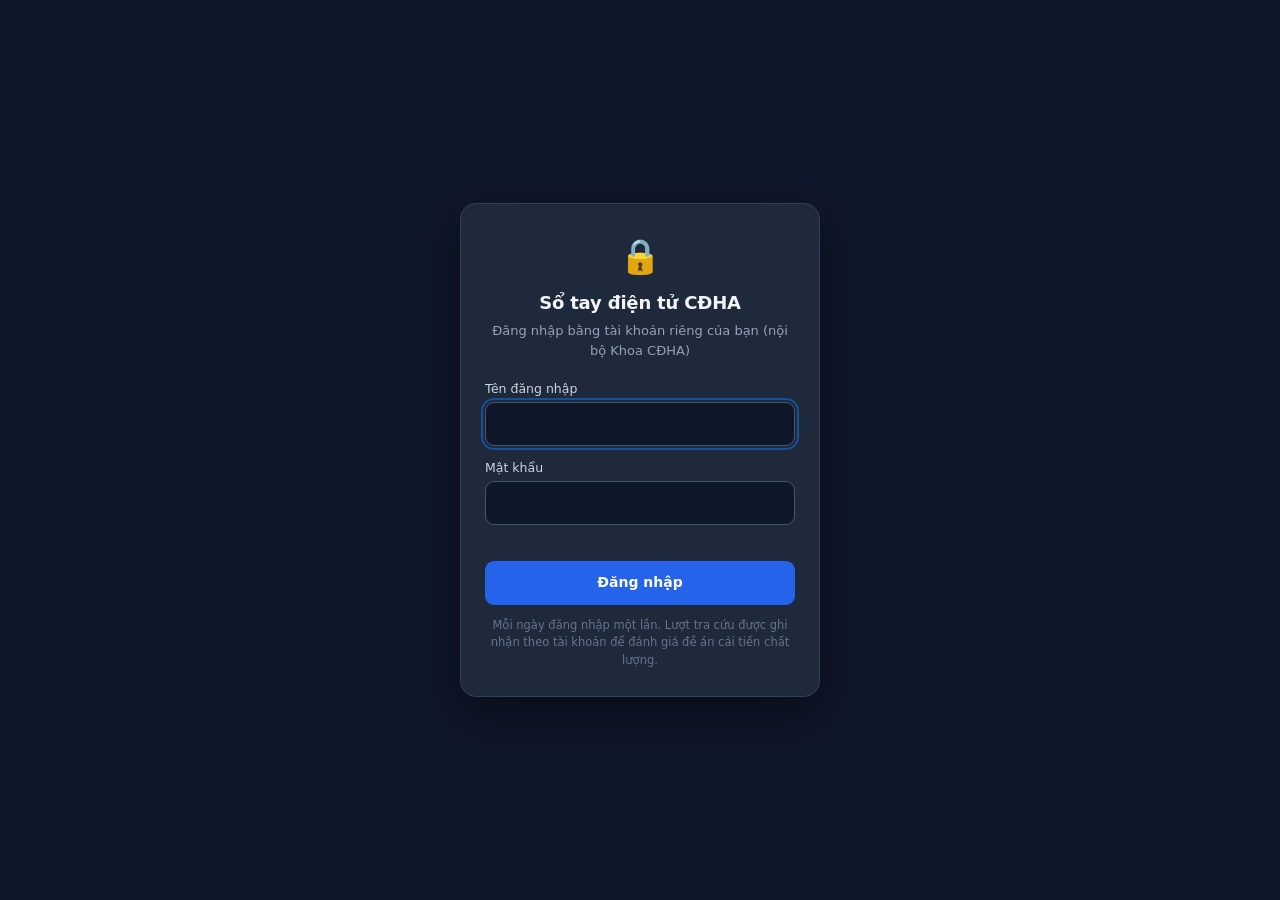
<file: thong-ke.html>
<!DOCTYPE html>
<html lang="vi">
<head>
<meta charset="UTF-8">
<meta name="viewport" content="width=device-width, initial-scale=1.0">
  <meta name="robots" content="noindex, nofollow">
<script src="assets/gate.js"></script>
<title>Thống kê tra cứu – Sổ tay điện tử CĐHA</title>
<link rel="stylesheet" href="assets/style.css?v=20261116">
<style>
  body { background: var(--bg, #f6f7f9); color: var(--text, #111); font-family: system-ui, "Segoe UI", Roboto, Arial, sans-serif; margin: 0; }
  .tk-wrap { max-width: 1100px; margin: 0 auto; padding: 18px 16px 40px; }
  .tk-head { display: flex; flex-wrap: wrap; align-items: center; gap: 10px; margin-bottom: 14px; }
  .tk-head h1 { font-size: 20px; margin: 0; flex: 1 1 auto; }
  .tk-head a, .tk-head button { font: inherit; font-size: 13px; padding: 7px 14px; border-radius: 999px; border: 1px solid var(--line, #e5e7eb); background: var(--surface, #fff); color: var(--text, #111); text-decoration: none; cursor: pointer; }
  .tk-head button.primary { background: var(--brand, #1d4ed8); color: #fff; border-color: transparent; }
  .tk-note { font-size: 13px; color: var(--text-soft, #667); margin: 0 0 14px; line-height: 1.5; }
  .tk-grid { display: grid; grid-template-columns: repeat(auto-fit, minmax(300px, 1fr)); gap: 14px; }
  .tk-card { background: var(--surface, #fff); border: 1px solid var(--line, #e5e7eb); border-radius: 14px; padding: 14px 16px; }
  .tk-card h2 { font-size: 15px; margin: 0 0 8px; }
  .tk-card.wide { grid-column: 1 / -1; }
  table { width: 100%; border-collapse: collapse; font-size: 13px; }
  th, td { text-align: left; padding: 6px 8px; border-bottom: 1px solid var(--line, #eef0f3); vertical-align: top; }
  th { font-weight: 600; color: var(--text-soft, #667); font-size: 12px; }
  td.num, th.num { text-align: right; font-variant-numeric: tabular-nums; white-space: nowrap; }
  .bar { height: 6px; border-radius: 3px; background: var(--brand, #1d4ed8); opacity: .75; margin-top: 4px; }
  .tag { display: inline-block; font-size: 11px; padding: 1px 7px; border-radius: 999px; background: var(--bg, #f1f3f5); color: var(--text-soft, #667); margin-left: 4px; }
  .muted { color: var(--text-soft, #667); font-size: 12.5px; }
  .ctrl { display: flex; flex-wrap: wrap; gap: 8px; align-items: center; font-size: 13px; margin: 0 0 10px; }
  .ctrl input { font: inherit; padding: 5px 8px; border: 1px solid var(--line, #e5e7eb); border-radius: 8px; background: var(--surface, #fff); color: inherit; }
  #prog { font-size: 12.5px; color: var(--text-soft, #667); }
  #deny { padding: 40px 16px; text-align: center; color: var(--text-soft, #667); }
</style>
</head>
<body>
  <div class="tk-wrap">
    <div class="tk-head">
      <h1>📊 Thống kê tra cứu theo người dùng &amp; kỹ thuật</h1>
      <a href="app.html">← Về Sổ tay</a>
      <button type="button" id="btnCsv">⬇ Tải CSV</button>
      <button type="button" id="btnReload" class="primary">⟳ Tải lại số liệu</button>
    </div>
    <div id="deny" hidden>Trang này dành cho người quản trị đề án. Hãy đăng nhập bằng tài khoản quản trị.</div>
    <div id="main" hidden>
      <p class="tk-note">Số liệu lấy từ bộ đếm công khai (Abacus) do website tự cộng mỗi khi một mục được mở: 1 lượt = 1 lần mở mục, cùng mục trong 60 giây chỉ tính 1 lần. Bộ đếm chỉ có tổng số, không có thời điểm; nhật ký chi tiết (ai, lúc nào, mục gì) nằm trong Google Sheets nếu đã cấu hình. Lượt của tài khoản chung <b>cdha</b> (bác sĩ / khách) tách riêng.</p>
      <div class="ctrl">
        <span>Lượt theo ngày của từng người, từ</span> <input type="date" id="d1"> <span>đến</span> <input type="date" id="d2">
        <span id="prog"></span>
      </div>
      <div class="tk-grid">
        <div class="tk-card"><h2>Tổng lượt tra cứu theo người dùng</h2><table id="tUser"><thead><tr><th>Tài khoản</th><th class="num">Lượt</th></tr></thead><tbody></tbody></table></div>
        <div class="tk-card"><h2>Tổng quan</h2><table id="tSum"><tbody></tbody></table><p class="muted" style="margin:10px 0 0">"Kỹ thuật" = mở một kỹ thuật / protocol cụ thể. "Tab / công cụ" = mở các tab như Cấp cứu, Máy tính liều, Thông số &amp; An toàn, Ca lâm sàng.</p></div>
        <div class="tk-card wide"><h2>Lượt theo ngày của từng người</h2><div style="overflow:auto"><table id="tDay"><thead></thead><tbody></tbody></table></div></div>
        <div class="tk-card wide"><h2>Kỹ thuật / protocol được tra cứu nhiều nhất</h2><table id="tItem"><thead><tr><th>#</th><th>Kỹ thuật</th><th>Phân hệ</th><th class="num">Lượt</th></tr></thead><tbody></tbody></table><p class="muted" style="margin:8px 0 0">Chỉ liệt kê mục có ít nhất 1 lượt. Tổng số mục trong sổ tay: <span id="nItems"></span>.</p></div>
        <div class="tk-card wide"><h2>Tab &amp; công cụ</h2><table id="tTab"><thead><tr><th>Tab / công cụ</th><th class="num">Lượt</th></tr></thead><tbody></tbody></table></div>
      </div>
    </div>
  </div>

  <script src="data/quy-trinh.js"></script>
  <script>
  (function () {
    "use strict";
    var ADMIN = ["tham00177"];
    var USERS = ["phong00047","tung00100","tinh00031","vinh00030","tho00277","nhan00153","luyen00168","tham00177","ha00209","thang00565","ha00599","thao00802","danh01020","phu01132","cdha"];
    var SECTIONS = {1:["Công cụ khẩn cấp",["Sốc phản vệ","Ngưng tuần hoàn (CPR)","Thoát mạch thuốc cản quang"]],
                    2:["Quy trình X-quang",["Chọn theo vùng cơ thể","Thông số & An toàn"]],
                    3:["Quy trình CT",["Không tiêm","Có tiêm","Máy tính liều & eGFR","Thông số & An toàn"]],
                    4:["Quy trình MRI",["Theo vùng giải phẫu","Thông số & An toàn"]],
                    5:["Ca lâm sàng tham khảo",["Danh sách ca"]]};
    var NS = "sotay-cdha-hvgl", BASE = "https://abacus.jasoncameron.dev";
    var QT = (window.SOTAY_QUYTRINH || []).filter(function (x) { return !x.an && x.id; });

    function esc(x){ return (x||"").toString().replace(/&/g,"&amp;").replace(/</g,"&lt;").replace(/>/g,"&gt;").replace(/"/g,"&quot;"); }
    function fmt(n){ try { return Number(n).toLocaleString("vi-VN"); } catch (e) { return String(n); } }
    function key(s) { return String(s || "").toLowerCase().replace(/[^a-z0-9_-]+/g, "-").replace(/^-+|-+$/g, "").slice(0, 60); }
    function ymd(d){ return d.getFullYear() + ("0" + (d.getMonth() + 1)).slice(-2) + ("0" + d.getDate()).slice(-2); }
    function iso(d){ return d.getFullYear() + "-" + ("0" + (d.getMonth() + 1)).slice(-2) + "-" + ("0" + d.getDate()).slice(-2); }

    function getCount(k) {
      return fetch(BASE + "/get/" + NS + "/" + k).then(function (r) {
        if (r.status === 404) return 0;
        return r.json().then(function (j) { return (j && typeof j.value !== "undefined") ? Number(j.value) : 0; });
      }).catch(function () { return 0; });
    }
    // chạy tuần tự theo lô để không dội dịch vụ đếm
    function getAll(keys, onProg) {
      var out = {}, i = 0, CONC = 6, done = 0;
      return new Promise(function (resolve) {
        function next() {
          if (i >= keys.length) { if (done >= keys.length) resolve(out); return; }
          var k = keys[i++];
          getCount(k).then(function (v) { out[k] = v; done++; if (onProg) onProg(done, keys.length); next(); });
        }
        for (var c = 0; c < CONC; c++) next();
        if (!keys.length) resolve(out);
      });
    }

    var user = window.SOTAY_USER || "";
    function allowed() { return ADMIN.indexOf(user) >= 0; }
    function init() {
      user = window.SOTAY_USER || "";
      document.getElementById("deny").hidden = allowed();
      document.getElementById("main").hidden = !allowed();
      if (allowed()) load();
    }
    window.addEventListener("sotay-login", init);

    var LAST = null;
    function load() {
      var prog = document.getElementById("prog");
      var d1 = document.getElementById("d1"), d2 = document.getElementById("d2");
      if (!d1.value || !d2.value) { var t = new Date(), f = new Date(); f.setDate(t.getDate() - 6); d1.value = iso(f); d2.value = iso(t); }
      var days = [], a = new Date(d1.value), b = new Date(d2.value);
      for (var d = new Date(a); d <= b && days.length < 62; d.setDate(d.getDate() + 1)) days.push(new Date(d));

      var keys = [];
      USERS.forEach(function (u) { keys.push("u-" + u); days.forEach(function (d) { keys.push("ud-" + u + "-" + ymd(d)); }); });
      QT.forEach(function (it) { keys.push("i-" + key(it.id)); });
      Object.keys(SECTIONS).forEach(function (sid) { SECTIONS[sid][1].forEach(function (_, i) { keys.push("i-tab-" + sid + "-" + i); }); });
      keys.push("total");
      prog.textContent = "Đang tải 0/" + keys.length + "…";
      getAll(keys, function (n, N) { prog.textContent = "Đang tải " + n + "/" + N + "…"; }).then(function (C) {
        prog.textContent = "Cập nhật lúc " + new Date().toLocaleTimeString("vi-VN");
        render(C, days);
      });
    }

    function render(C, days) {
      var ktTotal = 0, tabTotal = 0, userTotal = 0;
      // người dùng
      var tb = document.querySelector("#tUser tbody"); tb.innerHTML = "";
      var rows = USERS.map(function (u) { return { u: u, n: C["u-" + u] || 0 }; }).sort(function (x, y) { return y.n - x.n; });
      var mx = Math.max.apply(null, rows.map(function (r) { return r.n; }).concat([1]));
      rows.forEach(function (r) {
        if (r.u !== "cdha") userTotal += r.n;
        tb.insertAdjacentHTML("beforeend", '<tr><td>' + esc(r.u) + (r.u === "cdha" ? '<span class="tag">chung</span>' : '') + '<div class="bar" style="width:' + Math.round(100 * r.n / mx) + '%"></div></td><td class="num">' + fmt(r.n) + '</td></tr>');
      });
      // kỹ thuật
      var items = QT.map(function (it) { return { it: it, n: C["i-" + key(it.id)] || 0 }; }).filter(function (r) { return r.n > 0; }).sort(function (x, y) { return y.n - x.n; });
      QT.forEach(function (it) { ktTotal += C["i-" + key(it.id)] || 0; });
      var ti = document.querySelector("#tItem tbody"); ti.innerHTML = "";
      items.forEach(function (r, i) { ti.insertAdjacentHTML("beforeend", '<tr><td class="num">' + (i + 1) + '</td><td>' + esc(r.it.ten) + '</td><td>' + esc(r.it.modality) + (r.it.nhom ? '<span class="tag">' + esc(r.it.nhom) + '</span>' : '') + '</td><td class="num">' + fmt(r.n) + '</td></tr>'); });
      if (!items.length) ti.innerHTML = '<tr><td colspan="4" class="muted">Chưa có lượt nào.</td></tr>';
      document.getElementById("nItems").textContent = fmt(QT.length);
      // tab
      var tt = document.querySelector("#tTab tbody"); tt.innerHTML = "";
      Object.keys(SECTIONS).forEach(function (sid) { SECTIONS[sid][1].forEach(function (name, i) {
        var n = C["i-tab-" + sid + "-" + i] || 0; tabTotal += n;
        tt.insertAdjacentHTML("beforeend", '<tr><td>' + esc(SECTIONS[sid][0]) + ' › ' + esc(name) + '</td><td class="num">' + fmt(n) + '</td></tr>');
      }); });
      // theo ngày
      var th = document.querySelector("#tDay thead"), td = document.querySelector("#tDay tbody");
      th.innerHTML = '<tr><th>Tài khoản</th>' + days.map(function (d) { return '<th class="num">' + ("0" + d.getDate()).slice(-2) + "/" + ("0" + (d.getMonth() + 1)).slice(-2) + '</th>'; }).join("") + '<th class="num">Cộng</th></tr>';
      td.innerHTML = "";
      USERS.forEach(function (u) {
        var sum = 0, cells = days.map(function (d) { var n = C["ud-" + u + "-" + ymd(d)] || 0; sum += n; return '<td class="num">' + (n ? fmt(n) : '<span class="muted">·</span>') + '</td>'; }).join("");
        td.insertAdjacentHTML("beforeend", '<tr><td>' + esc(u) + '</td>' + cells + '<td class="num"><b>' + fmt(sum) + '</b></td></tr>');
      });
      // tổng quan
      var active = rows.filter(function (r) { return r.n > 0 && r.u !== "cdha"; }).length;
      document.querySelector("#tSum tbody").innerHTML =
        '<tr><td>Lượt truy cập website (từ khi đếm)</td><td class="num">' + fmt(C["total"] || 0) + '</td></tr>' +
        '<tr><td>Lượt mở kỹ thuật / protocol</td><td class="num">' + fmt(ktTotal) + '</td></tr>' +
        '<tr><td>Lượt mở tab / công cụ</td><td class="num">' + fmt(tabTotal) + '</td></tr>' +
        '<tr><td>Lượt tra cứu của KTV (không tính tài khoản chung)</td><td class="num">' + fmt(userTotal) + '</td></tr>' +
        '<tr><td>Số KTV đã tra cứu ít nhất 1 lần</td><td class="num">' + active + ' / ' + (USERS.length - 1) + '</td></tr>' +
        '<tr><td>Số kỹ thuật đã được mở ít nhất 1 lần</td><td class="num">' + items.length + ' / ' + QT.length + '</td></tr>';
      LAST = { C: C, days: days, items: items, rows: rows };
    }

    document.getElementById("btnReload").onclick = load;
    ["d1", "d2"].forEach(function (id) { document.getElementById(id).onchange = load; });
    document.getElementById("btnCsv").onclick = function () {
      if (!LAST) return;
      var L = [["Loại", "Mã / Tài khoản", "Tên", "Phân hệ", "Lượt"]];
      LAST.rows.forEach(function (r) { L.push(["nguoi-dung", r.u, "", "", r.n]); });
      LAST.items.forEach(function (r) { L.push(["ky-thuat", r.it.id, r.it.ten, r.it.modality, r.n]); });
      USERS.forEach(function (u) { LAST.days.forEach(function (d) { var n = LAST.C["ud-" + u + "-" + ymd(d)] || 0; if (n) L.push(["theo-ngay", u, iso(d), "", n]); }); });
      var csv = "﻿" + L.map(function (r) { return r.map(function (c) { return '"' + String(c).replace(/"/g, '""') + '"'; }).join(","); }).join("\r\n");
      var a = document.createElement("a"); a.href = URL.createObjectURL(new Blob([csv], { type: "text/csv;charset=utf-8" })); a.download = "thong-ke-tra-cuu-" + ymd(new Date()) + ".csv"; a.click();
    };
    init();
  })();
  </script>
</body>
</html>
</file>
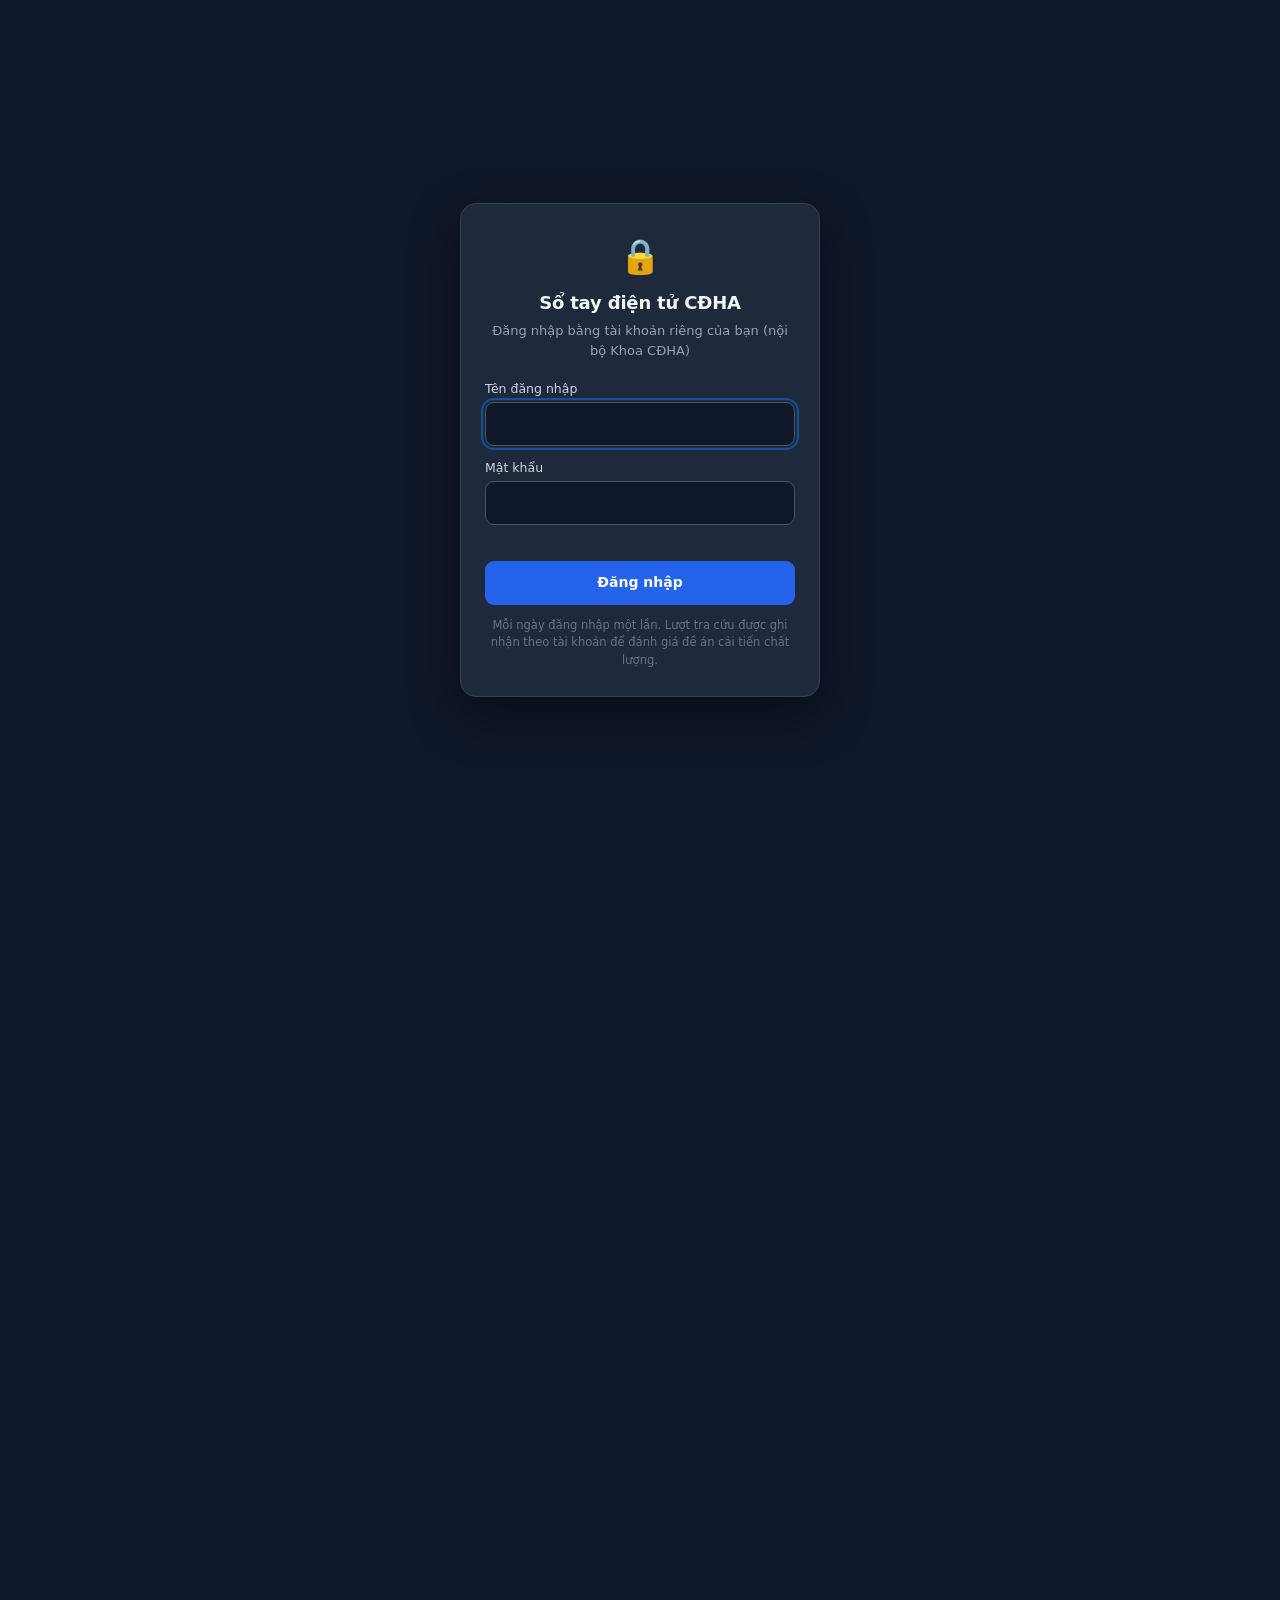
<file: trang-v1.html>
<!DOCTYPE html>
<html lang="vi">
<head>
  <meta charset="UTF-8">
  <meta name="viewport" content="width=device-width, initial-scale=1.0">
  <meta name="robots" content="noindex, nofollow">
  <script src="assets/gate.js"></script>
  <title>Sổ tay điện tử CĐHA</title>
  <meta name="description" content="Sổ tay tra cứu điện tử khoa Chẩn đoán hình ảnh – Bệnh viện Hùng Vương Gia Lai. Tra nhanh quy trình, protocol và công cụ khẩn cấp ngay tại buồng máy.">
  <link rel="stylesheet" href="assets/style.css?v=20261116">
</head>
<body>

  <!-- ===================== THANH ĐẦU TRANG ===================== -->
  <header class="topbar">
    <div class="topbar-inner">
      <div class="brand">
        <div class="brand-logo"><img src="assets/logo-hvgl.png" alt="Bệnh viện Hùng Vương Gia Lai"></div>
        <div class="brand-text">
          <strong>Sổ tay điện tử CĐHA</strong>
          <span>Khoa Chẩn đoán hình ảnh</span>
        </div>
      </div>
      <button id="themeToggle" class="theme-toggle" type="button" title="Đổi nền sáng / tối" aria-label="Đổi nền sáng / tối">🌙</button>
    </div>
    <div class="searchwrap">
      <span class="search-icon" aria-hidden="true">🔍</span>
      <input id="searchInput" type="search" autocomplete="off"
             placeholder="Gõ để tra: sọ, phổi, CT sọ não, MRI, mỏm trâm…"
             aria-label="Tìm kiếm quy trình">
      <button id="searchClear" class="search-clear" type="button" aria-label="Xóa tìm kiếm" hidden>✕</button>
    </div>
  </header>

  <!-- ===================== KHẨU HIỆU ===================== -->
  <p class="tagline">Khoa Chẩn đoán hình ảnh, Nơi công nghệ chạm đến trái tim</p>

  <!-- ===================== THANH PHÂN HỆ ===================== -->
  <nav class="tabs" id="tabs" aria-label="Chọn phân hệ">
    <button class="tab is-active" data-view="xquang">① Quy trình X-quang &amp; Siêu âm</button>
    <button class="tab" data-view="ct-mri">② Protocol CT &amp; MRI</button>
    <button class="tab" data-view="benh-ly">③ Bệnh lý (tham khảo)</button>
    <button class="tab" data-view="cong-cu">④ Công cụ khẩn cấp</button>
  </nav>

  <main class="container">

    <!-- Bộ lọc nhóm (hiện ở phân hệ 1 & 2) -->
    <div id="groupFilter" class="group-filter" aria-label="Lọc theo nhóm"></div>

    <!-- Khu kết quả quy trình -->
    <section id="listView">
      <div id="viewNote" class="view-note" hidden></div>
      <p id="resultMeta" class="result-meta"></p>
      <div id="cardList" class="card-list"></div>
      <div id="emptyState" class="empty" hidden>
        <p>Không tìm thấy quy trình nào khớp.</p>
        <p class="empty-hint">Thử gõ ngắn hơn, bỏ dấu cũng được (vd “so nao”, “phoi”).</p>
      </div>
    </section>

    <!-- Khu công cụ khẩn cấp -->
    <section id="toolsView" hidden></section>

  </main>

  <!-- ===================== BẢNG CHI TIẾT (mở khi bấm 1 quy trình) ===================== -->
  <div id="detailOverlay" class="overlay" hidden>
    <div class="sheet" role="dialog" aria-modal="true" aria-labelledby="detailTitle">
      <div class="sheet-head">
        <button id="detailClose" class="sheet-close" type="button" aria-label="Đóng">← Quay lại</button>
      </div>
      <div id="detailBody" class="sheet-body"></div>
    </div>
  </div>

  <!-- ===================== PHÓNG TO ẢNH ===================== -->
  <div id="lightbox" class="lightbox" hidden>
    <button id="lightboxClose" class="lightbox-close" type="button" aria-label="Đóng">✕</button>
    <img id="lightboxImg" alt="">
  </div>

  <footer class="footer">
    <p class="footer-motto">“Khoa Chẩn đoán hình ảnh, Nơi công nghệ chạm đến trái tim” <span class="motto-heart">❤</span></p>
    <p>Bản nội bộ • <b>Phiên bản 1.1</b> (08/11/2026) • Chủ nhiệm: CN. Nguyễn Hồng Thắm • Nội dung biên soạn theo tài liệu tham chiếu của khoa.</p>
    <p><a href="app.html">🧭 Giao diện chính (app)</a> &nbsp;·&nbsp; <a href="chon-protocol.html">🖥️ Chọn protocol theo phân khu giải phẫu</a></p>
  </footer>

  <!-- Dữ liệu (nội dung) nạp trước, giao diện (logic) nạp sau -->
  <script src="data/quy-trinh.js"></script>
  <script src="data/benh-ly.js"></script>
  <script src="data/cong-cu.js"></script>
  <script src="assets/app.js?v=20261116"></script>
  <script>
    /* Nhận từ khóa tìm kiếm chuyển sang từ thanh ứng dụng (app.html?q=...) */
    (function(){ try{
      var m = /[?&]q=([^&]*)/.exec(location.search);
      if (m && m[1]) {
        var i = document.getElementById("searchInput");
        if (i) { i.value = decodeURIComponent(m[1].replace(/\+/g, " ")); i.dispatchEvent(new Event("input")); i.focus(); }
      }
    } catch(e){} })();
  </script>
</body>
</html>
</file>
<file: assets/style.css>
/* ============================================================================
   GIAO DIỆN  —  SỔ TAY ĐIỆN TỬ CĐHA
   Tách riêng khỏi nội dung. Sửa màu/cỡ chữ/bố cục ở đây, không đụng dữ liệu.
   ----------------------------------------------------------------------------
   Hệ thiết kế: nền phẳng (slate), chữ hệ thống, một màu chủ đạo (navy thương
   hiệu), màu riêng từng phân hệ chỉ dùng cho nhãn. Bán kính theo cấp bậc,
   bóng đổ nhẹ, không gradient trang trí, không nhãn in hoa giãn chữ.
   Chạy offline hoàn toàn: dùng font có sẵn trong máy, không tải mạng.
   ============================================================================ */

:root {
  /* nền & chữ (tông slate sáng) */
  --bg:        #f1f5f9;
  --surface:   #ffffff;
  --surface-2: #eef2f7;
  --text:      #0f172b;
  --text-soft: #475569;
  --line:      #e2e8f0;
  --line-soft: #eef2f7;
  /* màu thương hiệu & phân hệ */
  --brand:     #15509c;   /* navy – chủ đạo & MRI */
  --brand-solid:#15509c;   /* nền cho chữ trắng (nút/tab/tiêu đề bảng đang chọn) */
  --brand-ink: #0e3a73;
  --brand-wash:#eaf1fb;
  --xq:        #157ab0;   /* X-quang – cyan */
  --ct:        #3f6ea6;   /* CT – xanh thép */
  --mri:       #15509c;   /* MRI – navy */
  --warn-bg:   #fff7e8;
  --warn-line: #f0c36d;
  --warn-ink:  #8a5a00;
  --danger:    #d81f26;   /* cấp cứu – đỏ thương hiệu */
  --ok:        #1b7f4b;
  /* hình khối */
  --shadow:    0 1px 2px rgba(15,23,43,.05), 0 2px 8px rgba(15,23,43,.06);
  --shadow-sm: 0 1px 2px rgba(15,23,43,.06);
  --radius:    12px;   /* khung lớn */
  --radius-sm: 8px;    /* phần tử trong khung */
  --pill:      999px;
  --maxw:      960px;
  /* chữ: ngăn xếp hệ thống (Segoe UI trên máy trạm Windows) — không cần mạng */
  --font:      "Segoe UI", system-ui, -apple-system, Roboto, "Helvetica Neue", Arial, sans-serif;
}

:root[data-theme="dark"] {
  --bg:        #0f172b;
  --surface:   #1d293d;
  --surface-2: #131d31;
  --text:      #e7edf6;
  --text-soft: #90a1b9;
  --line:      #314158;
  --line-soft: #26324a;
  --brand:     #5b9be8;
  --brand-solid:#2c64b0;
  --brand-ink: #bcd6f7;
  --brand-wash:#182b47;
  --xq:        #1d7fb3;
  --ct:        #3d6aa3;
  --mri:       #2c64b0;
  --warn-bg:   #352a12;
  --warn-line: #7a5f21;
  --warn-ink:  #ffcf7a;
  --danger:    #ff6b6b;
  --ok:        #5bd997;
  --shadow:    0 1px 2px rgba(0,0,0,.3), 0 2px 10px rgba(0,0,0,.35);
  --shadow-sm: 0 1px 2px rgba(0,0,0,.35);
}

* { box-sizing: border-box; }

/* Bảo đảm thuộc tính [hidden] luôn thắng (tránh bị display:flex/grid ghi đè) */
[hidden] { display: none !important; }

html, body { margin: 0; padding: 0; }

body {
  background: var(--bg);
  color: var(--text);
  font-family: var(--font);
  font-size: 16px;
  line-height: 1.55;
  -webkit-text-size-adjust: 100%;
  -webkit-font-smoothing: antialiased;
}

h1, h2, h3, .detail-title, .card-title { letter-spacing: -.01em; }

/* nút, ô nhập, hộp chọn kế thừa font của trang (mặc định trình duyệt dùng font riêng, gây lệch chữ) */
button, input, select, textarea { font-family: inherit; font-size: inherit; line-height: inherit; }

/* khả năng truy cập: viền focus rõ + tôn trọng giảm chuyển động */
:focus-visible { outline: 2px solid var(--brand); outline-offset: 2px; }
@media (prefers-reduced-motion: reduce) { * { transition: none !important; animation: none !important; } }

/* -------------------------------------------------------- THANH ĐẦU TRANG */
.topbar {
  position: sticky; top: 0; z-index: 20;
  background: var(--surface);
  border-bottom: 1px solid var(--line);
}
/* dải thương hiệu phẳng (một màu, không gradient) */
.topbar::before {
  content: ""; display: block; height: 3px; background: var(--brand);
}
.topbar-inner {
  max-width: var(--maxw); margin: 0 auto;
  display: flex; align-items: center; justify-content: space-between;
  gap: 12px; padding: 11px 16px;
}
.brand { display: flex; align-items: center; gap: 11px; min-width: 0; }
.brand-logo { font-size: 26px; line-height: 1; flex: none; display: flex; align-items: center; }
.brand-logo img { height: 38px; width: auto; display: block; }
:root[data-theme="dark"] .brand-logo img { background: #fff; padding: 3px 6px; border-radius: 7px; }
.brand-text { display: flex; flex-direction: column; min-width: 0; border-left: 1px solid var(--line); padding-left: 11px; }
.brand-text strong { font-size: 16px; line-height: 1.2; font-weight: 700; color: var(--brand-ink); }
.brand-text span { font-size: 12.5px; color: var(--text-soft); white-space: nowrap; overflow: hidden; text-overflow: ellipsis; }

.theme-toggle {
  flex: none; width: 42px; height: 42px; border-radius: var(--pill);
  border: 1px solid var(--line); background: var(--surface-2);
  font-size: 19px; cursor: pointer; color: var(--text);
}
.theme-toggle:active { transform: scale(.94); }

.searchwrap {
  max-width: var(--maxw); margin: 0 auto;
  display: flex; align-items: center; gap: 8px;
  padding: 0 16px 12px;
}
.search-icon { font-size: 18px; opacity: .7; }
#searchInput {
  flex: 1; min-width: 0;
  font-size: 16px; padding: 13px 16px;
  border: 1px solid var(--line); border-radius: var(--pill);
  background: var(--surface-2); color: var(--text);
}
#searchInput:focus { outline: none; border-color: var(--brand); background: var(--surface); box-shadow: 0 0 0 3px var(--brand-wash); }
.search-clear {
  flex: none; width: 40px; height: 40px; border-radius: var(--pill);
  border: 1px solid var(--line); background: var(--surface-2);
  font-size: 16px; cursor: pointer; color: var(--text-soft);
}

/* ------------------------------------------------------------- THANH TAB */
.tabs {
  max-width: var(--maxw); margin: 12px auto 0;
  display: flex; gap: 8px; padding: 0 16px; flex-wrap: wrap;
}
.tab {
  flex: 1 1 auto; min-width: 140px;
  padding: 10px 14px; font-size: 14px; font-weight: 600;
  border: 1px solid var(--line); border-radius: var(--pill);
  background: var(--surface); color: var(--text-soft); cursor: pointer;
}
.tab:hover { border-color: var(--brand); color: var(--text); }
.tab.is-active { background: var(--brand-solid); color: #fff; border-color: var(--brand); }

/* ------------------------------------------------------------- KHẨU HIỆU */
.tagline {
  max-width: var(--maxw); margin: 14px auto 0; padding: 0 16px;
  display: flex; align-items: center; justify-content: center; gap: 10px;
  color: var(--brand-ink); font-size: 14.5px; font-weight: 600;
  text-align: center; line-height: 1.4;
}
.tagline::before {
  content: ""; width: 8px; height: 8px; flex: none;
  background: var(--brand); transform: rotate(45deg); border-radius: 2px;
}

/* ------------------------------------------------------------- NỘI DUNG */
.container { max-width: var(--maxw); margin: 0 auto; padding: 16px; }

.group-filter { display: flex; flex-wrap: wrap; gap: 8px; margin-bottom: 14px; }
.chip {
  padding: 7px 14px; font-size: 13.5px; border-radius: var(--pill);
  border: 1px solid var(--line); background: var(--surface);
  color: var(--text-soft); cursor: pointer; white-space: nowrap;
}
.chip:hover { border-color: var(--brand); color: var(--text); }
.chip.is-active { background: var(--brand-solid); color: #fff; border-color: var(--brand); font-weight: 600; }

.result-meta { color: var(--text-soft); font-size: 13.5px; margin: 0 0 10px; }

.card-list { display: grid; gap: 10px; }
.card {
  text-align: left; width: 100%;
  background: var(--surface); border: 1px solid var(--line);
  border-left: 4px solid var(--xq);
  border-radius: var(--radius); padding: 14px 16px;
  cursor: pointer; box-shadow: var(--shadow-sm); color: var(--text);
}
.card:hover { border-color: var(--brand); border-left-color: var(--xq); }
.card[data-modality="CT"] { border-left-color: var(--ct); }
.card[data-modality="MRI"] { border-left-color: var(--mri); }
.card:active { transform: scale(.995); }
.card-top { display: flex; align-items: center; gap: 8px; margin-bottom: 4px; flex-wrap: wrap; }
.badge {
  font-size: 11.5px; font-weight: 700;
  padding: 3px 9px; border-radius: var(--pill); color: #fff; background: var(--xq);
}
.badge.ct { background: var(--ct); }
.badge.mri { background: var(--mri); }
.badge.ghost { background: var(--surface-2); color: var(--text-soft); }
.card-title { font-size: 16.5px; font-weight: 700; margin: 0; }
.card-sub { font-size: 13.5px; color: var(--text-soft); margin: 2px 0 0; }
.card-params { margin-top: 8px; display: flex; flex-wrap: wrap; gap: 6px; }
.param-pill {
  font-size: 12.5px; padding: 3px 9px; border-radius: var(--radius-sm);
  background: var(--surface-2); color: var(--text-soft);
}
.param-pill b { color: var(--text); }

mark { background: #ffe680; color: inherit; padding: 0 2px; border-radius: 3px; }
:root[data-theme="dark"] mark { background: #8a6d1f; color: #fff; }

.empty { text-align: center; color: var(--text-soft); padding: 40px 10px; }
.empty-hint { font-size: 14px; }

/* ------------------------------------------------------- BẢNG CHI TIẾT */
.overlay {
  position: fixed; inset: 0; z-index: 50;
  background: rgba(10,18,30,.5); display: flex; justify-content: center;
  align-items: flex-start; overflow-y: auto;
}
.sheet {
  background: var(--bg); width: 100%; max-width: var(--maxw);
  min-height: 100%;
}
.sheet-head {
  position: sticky; top: 0; background: var(--surface);
  border-bottom: 1px solid var(--line); padding: 10px 16px; z-index: 2;
}
.sheet-close {
  border: none; background: none; color: var(--brand);
  font-size: 15px; font-weight: 600; cursor: pointer; padding: 6px 4px;
}
.sheet-body { padding: 18px 16px 60px; }
.detail-title { font-size: 23px; font-weight: 800; margin: 6px 0 4px; }
.detail-meta { color: var(--text-soft); font-size: 13.5px; margin: 0 0 16px; }

.param-box {
  background: var(--surface); border: 1px solid var(--line);
  border-radius: var(--radius); padding: 4px 4px; margin-bottom: 18px;
  box-shadow: var(--shadow-sm);
}
.param-row {
  display: flex; justify-content: space-between; gap: 14px;
  padding: 10px 14px; border-bottom: 1px solid var(--line-soft);
}
.param-row:last-child { border-bottom: none; }
.param-row .k { color: var(--text-soft); font-size: 14px; }
.param-row .v { font-weight: 700; text-align: right; font-size: 16px; font-variant-numeric: tabular-nums; }

.sec { margin-bottom: 18px; }
.sec h3 {
  font-size: 13.5px; font-weight: 700;
  color: var(--brand-ink); margin: 0 0 8px;
  display: flex; align-items: center; gap: 9px;
}
/* dấu "quả trám" lấy từ logo bệnh viện */
.sec h3::before {
  content: ""; width: 9px; height: 9px; flex: none;
  background: var(--brand); transform: rotate(45deg); border-radius: 2px;
}
.sec ul { margin: 0; padding-left: 20px; }
.sec li { margin-bottom: 6px; }

/* khung callout: Cảnh báo (đỏ) / Lưu ý (vàng) */
.sec.callout { padding: 11px 14px; border-radius: var(--radius-sm); border: 1px solid; border-left-width: 4px; }
.sec.callout h3::before { display: none; }
.sec.callout.warn { background: rgba(220,38,38,.09); border-color: rgba(220,38,38,.45); }
.sec.callout.warn h3 { color: #b91c1c; }
.sec.callout.note { background: rgba(202,138,4,.12); border-color: rgba(202,138,4,.5); }
.sec.callout.note h3 { color: #a16207; }
:root[data-theme="dark"] .sec.callout.warn h3 { color: #fca5a5; }
:root[data-theme="dark"] .sec.callout.note h3 { color: #fcd34d; }

/* --------------------------------------------------------------- CÔNG CỤ */
.tool-card {
  background: var(--surface); border: 1px solid var(--line);
  border-radius: var(--radius); padding: 18px 16px; margin-bottom: 16px;
  box-shadow: var(--shadow-sm);
}
.tool-card h2 { margin: 0 0 4px; font-size: 19px; font-weight: 800; }
.tool-card .tool-desc { color: var(--text-soft); font-size: 14px; margin: 0 0 14px; }

.notice {
  display: flex; gap: 10px; align-items: flex-start;
  background: var(--warn-bg); border: 1px solid var(--warn-line);
  color: var(--warn-ink); border-radius: var(--radius-sm); padding: 12px 14px;
  font-size: 14px; margin-bottom: 14px;
}
.notice.ok { background: transparent; border-color: var(--ok); color: var(--ok); }

.field { margin-bottom: 12px; }
.field label { display: block; font-size: 14px; color: var(--text-soft); margin-bottom: 5px; }
.field input, .field select {
  width: 100%; font-size: 16px; padding: 12px 12px;
  border: 1px solid var(--line); border-radius: var(--radius-sm);
  background: var(--surface-2); color: var(--text);
}
.field input:focus, .field select:focus { outline: none; border-color: var(--brand); box-shadow: 0 0 0 3px var(--brand-wash); }
.calc-result {
  margin-top: 6px; padding: 14px; border-radius: var(--radius-sm);
  background: var(--surface-2); font-size: 16px;
}
.calc-result .big { font-size: 30px; font-weight: 800; color: var(--brand); font-variant-numeric: tabular-nums; letter-spacing: -.02em; }
.calc-result .calc-sub { font-size: 13px; color: var(--text-soft); font-weight: 600; }
.calc-flag { font-size: 14px; margin-top: 6px; font-weight: 600; }
.calc-flag.warn { color: var(--danger); }
.calc-flag.ok { color: var(--ok); }

/* bảng tham chiếu trong công cụ (kVp/IDR theo cân nặng) */
.ref-table { overflow-x: auto; -webkit-overflow-scrolling: touch; }
.ref-table table { width: 100%; border-collapse: collapse; font-size: 13.5px; min-width: 420px; }
.ref-table th, .ref-table td {
  border: 1px solid var(--line); padding: 7px 9px; text-align: left; white-space: nowrap;
}
.ref-table th { background: var(--surface-2); color: var(--text-soft); font-weight: 700; }

/* bảng nội dung trong 1 mục (vd chuỗi xung MRI, bảng tra cứu nhanh) */
.bang-wrap { overflow-x: auto; -webkit-overflow-scrolling: touch; margin: 2px 0 6px; }
table.bang { width: 100%; border-collapse: collapse; font-size: 13.5px; min-width: 480px; }
table.bang th, table.bang td {
  border: 1px solid var(--line); padding: 8px 10px; text-align: left; vertical-align: top;
}
table.bang th { background: var(--brand-solid); color: #fff; font-weight: 700; font-size: 13px; }
table.bang tbody tr:nth-child(even) td { background: var(--surface-2); }
table.bang td:first-child { font-weight: 600; color: var(--brand-ink); white-space: nowrap; }
@media (max-width: 560px) { table.bang td:first-child { white-space: normal; } }

/* mục khẩn cấp (đột quỵ): băng đỏ cảnh báo */
.khan-banner { background: #dc2626; color: #fff; font-weight: 800; letter-spacing: .01em;
  padding: 9px 14px; border-radius: 10px; margin: 0 0 12px; display: inline-block; }

.check-group { margin-bottom: 16px; }
.check-group h3 { font-size: 15px; margin: 0 0 8px; }
.check-group.tuyetdoi h3 { color: var(--danger); }
.check-item {
  display: flex; gap: 10px; align-items: flex-start;
  padding: 11px 12px; border: 1px solid var(--line);
  border-radius: var(--radius-sm); margin-bottom: 8px; background: var(--surface-2);
  cursor: pointer;
}
.check-item input { margin-top: 3px; width: 20px; height: 20px; flex: none; accent-color: var(--brand); }
.check-item.checked { border-color: var(--ok); }

/* ---------------------------------------- BẢN ĐỒ QUY TRÌNH (phản vệ / CPR) */
.flow-arrow {
  text-align: center; color: var(--text-soft);
  font-size: 15px; line-height: 1; margin: 3px 0;
}
.flow-box {
  border: 1px solid var(--line); border-left: 4px solid var(--line);
  border-radius: var(--radius-sm); padding: 10px 12px 10px 14px;
  background: var(--surface);
}
.flow-box .flow-h, .flow-col .flow-h { font-weight: 700; font-size: 14.5px; margin-bottom: 6px; }
.flow-box ul, .flow-col ul { margin: 0; padding-left: 18px; }
.flow-box li, .flow-col li { margin-bottom: 4px; font-size: 14px; line-height: 1.5; }
.flow-box ul:empty, .flow-col ul:empty { display: none; }

.flow-box.emph { border-left-width: 5px; }
.flow-box.goal { background: transparent; border-style: dashed; border-left-color: var(--ok); }
.flow-box.goal .flow-h { color: var(--ok); }

.flow-box.brand { border-left-color: var(--brand); }
.flow-box.brand .flow-h { color: var(--brand-ink); }
.flow-box.danger { border-left-color: var(--danger); }
.flow-box.danger .flow-h { color: var(--danger); }

.flow-rowtitle {
  text-align: center; font-size: 13px; font-weight: 600;
  color: var(--text-soft); margin: 4px 0 6px;
}
.flow-row {
  display: grid; gap: 10px;
  grid-template-columns: repeat(auto-fit, minmax(200px, 1fr));
}
.flow-col {
  border: 1px solid var(--line); border-top: 4px solid var(--line);
  border-radius: var(--radius-sm); padding: 10px 12px; background: var(--surface);
}
.flow-col.nhe { border-top-color: var(--ok); }
.flow-col.nhe .flow-h { color: var(--ok); }
.flow-col.nang { border-top-color: var(--warn-line); }
.flow-col.nang .flow-h { color: var(--warn-ink); }
.flow-col.nguykich { border-top-color: var(--danger); }
.flow-col.nguykich .flow-h { color: var(--danger); }

/* --------------------------------------------------------------- HÌNH ẢNH */
.img-grid {
  display: grid; gap: 12px;
  grid-template-columns: repeat(auto-fill, minmax(150px, 1fr));
}
.img-fig { margin: 0; }
.img-fig img {
  width: 100%; height: auto; display: block;
  background: #fff; border: 1px solid var(--line); border-radius: var(--radius-sm);
  cursor: zoom-in;
}
.img-fig figcaption {
  font-size: 12.5px; color: var(--text-soft); margin-top: 5px; text-align: center;
}
.img-hint { font-size: 12.5px; color: var(--text-soft); margin: 8px 0 0; }

/* tách 2 hàng riêng: chiều thế / phim đạt yêu cầu */
.img-sub { font-size: 13px; font-weight: 700; color: var(--text); margin: 14px 0 6px; display: flex; align-items: center; gap: 8px; }
.img-sub::before { content: ""; width: 8px; height: 8px; flex: none; background: var(--brand); transform: rotate(45deg); border-radius: 2px; }
.img-grid.img-row {
  display: flex; flex-wrap: wrap; align-items: flex-start; gap: 12px;
}
.img-grid.img-row .img-fig { flex: 0 1 210px; max-width: 240px; }
@media (max-width: 480px) { .img-grid.img-row .img-fig { flex: 1 1 140px; max-width: none; } }

/* chú thích nguồn ảnh (mục Bệnh lý) */
.img-fig .img-src {
  display: block; margin-top: 3px; font-size: 11.5px; font-style: italic;
  color: var(--text-soft); opacity: .9;
}
/* ô ảnh còn trống — chờ chèn ảnh được phép dùng */
.img-missing {
  display: flex; flex-direction: column; align-items: center; justify-content: center;
  text-align: center; min-height: 120px; padding: 10px;
  border: 1px dashed var(--line); border-radius: var(--radius-sm);
  background: var(--surface-2); color: var(--text-soft); font-size: 13px;
}
.img-missing small { opacity: .8; }

/* ô ảnh ca bệnh thật — mã hóa, mở bằng mật khẩu (bản công khai) */
.enc-panel {
  display: flex; flex-direction: column; gap: 7px;
  min-height: 120px; padding: 14px; text-align: center;
  border: 1px dashed var(--brand); border-radius: var(--radius-sm);
  background: var(--surface-2); color: var(--text-soft);
}
.enc-panel .enc-lock { font-size: 13px; font-weight: 700; color: var(--brand-ink); }
.enc-panel .enc-pass {
  width: 100%; font-size: 15px; padding: 9px 10px;
  border: 1px solid var(--line); border-radius: var(--radius-sm);
  background: var(--surface); color: var(--text);
}
.enc-panel .enc-pass:focus { outline: none; border-color: var(--cyan, var(--xq)); }
.enc-panel .enc-btn {
  font-size: 14px; font-weight: 600; padding: 8px 14px;
  border: 1px solid var(--brand); background: var(--brand-solid); color: #fff;
  border-radius: var(--pill); cursor: pointer;
}
.enc-panel .enc-btn:disabled { opacity: .6; cursor: default; }
.enc-panel .enc-msg { font-size: 12.5px; color: var(--danger); min-height: 16px; }

/* băng ghi chú đầu phân hệ (mục Bệnh lý = tham khảo) */
.view-note {
  background: var(--warn-bg); border: 1px solid var(--warn-line); color: var(--warn-ink);
  border-radius: var(--radius-sm); padding: 10px 12px; margin: 0 0 12px;
  font-size: 13px; line-height: 1.5;
}

.lightbox {
  position: fixed; inset: 0; z-index: 80;
  background: rgba(0,0,0,.9); display: flex; align-items: center; justify-content: center;
  padding: 20px;
}
.lightbox img {
  max-width: 100%; max-height: 100%; background: #fff;
  border-radius: var(--radius-sm); object-fit: contain;
}
.lightbox-close {
  position: absolute; top: 14px; right: 16px;
  width: 44px; height: 44px; border-radius: var(--pill);
  border: none; background: rgba(255,255,255,.15); color: #fff;
  font-size: 22px; cursor: pointer;
}

.footer {
  max-width: var(--maxw); margin: 10px auto 0; padding: 18px 16px 34px;
  color: var(--text-soft); font-size: 12.5px; text-align: center;
  border-top: 1px solid var(--line);
}
.footer-motto { font-style: italic; font-weight: 600; color: var(--brand-ink); font-size: 13.5px; margin: 0 0 8px; }
.footer-motto .motto-heart { color: var(--danger); font-style: normal; }

@media (max-width: 560px) {
  body { font-size: 15.5px; }
  .tab { min-width: 0; font-size: 13px; padding: 10px 10px; }
  .brand-text span { display: none; }
}
</file>
